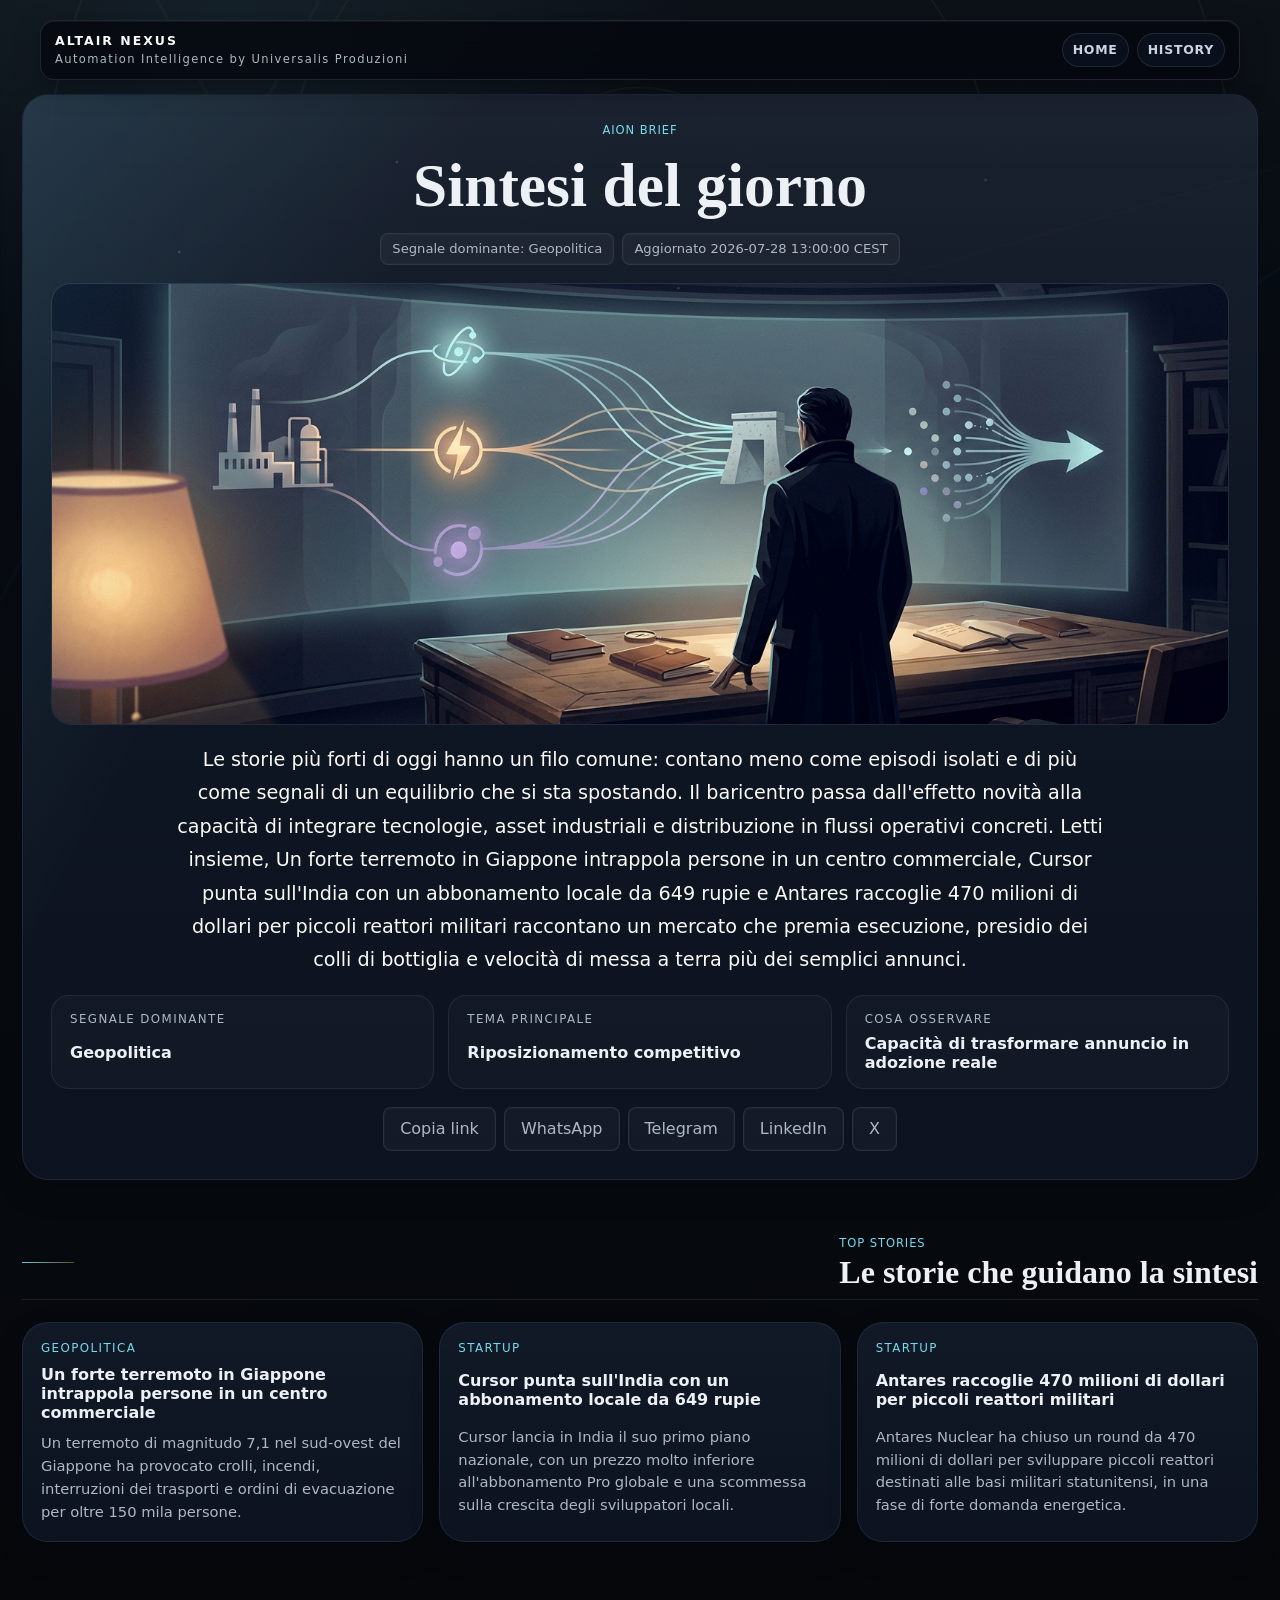
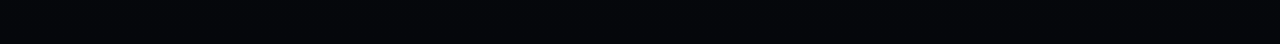
<file: site/aion-brief.html>
<!doctype html>
<html lang="it">
  <head>
    <meta charset="UTF-8" />
    <meta name="viewport" content="width=device-width, initial-scale=1.0" />
    <title>Aion Brief — Sintesi del giorno — Altair Nexus</title>
    <meta name="description" content="Le storie più forti di oggi hanno un filo comune: contano meno come episodi isolati e di più come segnali di un equilibrio che si sta spostando. Il baricentro passa dall&#x27;effetto novità alla capacità di integrare tecnologie, asset industriali e distribuzione in flussi operativi co" />
    <meta name="robots" content="index,follow" />
    <meta property="og:site_name" content="Altair Nexus" />
    <meta property="og:type" content="article" />
    <meta property="og:locale" content="it_IT" />
    <meta property="og:title" content="Aion Brief — Sintesi del giorno — Altair Nexus" />
    <meta property="og:description" content="Le storie più forti di oggi hanno un filo comune: contano meno come episodi isolati e di più come segnali di un equilibrio che si sta spostando. Il baricentro passa dall&#x27;effetto novità alla capacità di integrare tecnologie, asset industriali e distribuzione in flussi operativi co" />
    <meta property="og:url" content="https://nexus.universalis.it/site/aion-brief.html" />
    <meta property="og:image" content="https://nexus.universalis.it/site/assets/aion-brief-generated.jpg" />
    <meta property="og:image:alt" content="Visual editoriale dell'Aion Brief" />
    <meta name="twitter:card" content="summary_large_image" />
    <meta name="twitter:title" content="Aion Brief — Sintesi del giorno — Altair Nexus" />
    <meta name="twitter:description" content="Le storie più forti di oggi hanno un filo comune: contano meno come episodi isolati e di più come segnali di un equilibrio che si sta spostando. Il baricentro passa dall&#x27;effetto novità alla capacità di integrare tecnologie, asset industriali e distribuzione in flussi operativi co" />
    <meta name="twitter:image" content="https://nexus.universalis.it/site/assets/aion-brief-generated.jpg" />
    <link rel="canonical" href="https://nexus.universalis.it/site/aion-brief.html" />
    <link rel="stylesheet" href="./assets/styles.css?v=20260326-1849" />
    <style>
      .brief-page { padding: 24px 0 56px; }
      .brief-card, .related-card { background: linear-gradient(180deg, rgba(18, 26, 40, 0.96), rgba(13, 20, 33, 0.96)); border: 1px solid rgba(141, 165, 204, 0.12); box-shadow: 0 12px 30px rgba(2, 8, 18, 0.18); border-radius: 26px; }
      .brief-card { padding: 28px; display: grid; gap: 18px; justify-items: center; }
      .brief-image { width: 100%; display: block; border-radius: 20px; border: 1px solid rgba(141, 165, 204, 0.14); }
      .brief-share { display: flex; flex-wrap: wrap; gap: 8px; justify-content: center; }
      .brief-title { max-width: 16ch; margin: 0; text-align: center; }
      .brief-meta { justify-content: center; }
      .brief-summary { max-width: 76ch; text-align: center; margin: 0; }
      .brief-grid { display: grid; grid-template-columns: repeat(3, minmax(0,1fr)); gap: 14px; }
      .brief-mini { display: grid; gap: 8px; padding: 16px 18px; border-radius: 18px; background: rgba(255,255,255,0.025); border: 1px solid rgba(141, 165, 204, 0.12); }
      .brief-mini span { color: var(--muted); font-size: .74rem; letter-spacing: .12em; text-transform: uppercase; }
      .related-grid { display: grid; grid-template-columns: repeat(3, minmax(0,1fr)); gap: 16px; margin-top: 20px; }
      .related-card { padding: 18px; display: grid; gap: 10px; }
      .related-kicker { color: var(--cyan); font-size: .74rem; letter-spacing: .12em; text-transform: uppercase; }
      .related-card span:last-child { color: var(--muted); font-size: .92rem; line-height: 1.55; }
      @media (max-width: 800px) { .brief-grid, .related-grid { grid-template-columns: 1fr; } }
    </style>
  </head>
  <body>
    <div class="background-grid"></div>
    <div class="background-glow glow-a"></div>
    <div class="background-glow glow-b"></div>
    <header class="topbar container">
      <div class="brand-block">
        <div class="brand-mark">Altair Nexus</div>
        <div class="brand-sub">Automation Intelligence by Universalis Produzioni</div>
      </div>
      <nav class="topnav">
        <a href="./">Home</a>
        <a href="./history.html">History</a>
      </nav>
    </header>
    <main class="container brief-page">
      <article class="brief-card">
        <div class="section-kicker">Aion Brief</div>
        <h1 class="story-title brief-title">Sintesi del giorno</h1>
        <div class="story-meta brief-meta">
          <span class="meta-pill">Segnale dominante: Geopolitica</span>
          <span class="meta-pill">Aggiornato 2026-07-28 13:00:00 CEST</span>
        </div>
        <img class="brief-image" src="./assets/aion-brief-generated.jpg" alt="Visual editoriale dell'Aion Brief" />
        <p class="story-hook brief-summary">Le storie più forti di oggi hanno un filo comune: contano meno come episodi isolati e di più come segnali di un equilibrio che si sta spostando. Il baricentro passa dall&#x27;effetto novità alla capacità di integrare tecnologie, asset industriali e distribuzione in flussi operativi concreti. Letti insieme, Un forte terremoto in Giappone intrappola persone in un centro commerciale, Cursor punta sull&#x27;India con un abbonamento locale da 649 rupie e Antares raccoglie 470 milioni di dollari per piccoli reattori militari raccontano un mercato che premia esecuzione, presidio dei colli di bottiglia e velocità di messa a terra più dei semplici annunci.</p>
        <div class="brief-grid">
          <div class="brief-mini"><span>Segnale dominante</span><strong>Geopolitica</strong></div>
          <div class="brief-mini"><span>Tema principale</span><strong>Riposizionamento competitivo</strong></div>
          <div class="brief-mini"><span>Cosa osservare</span><strong>Capacità di trasformare annuncio in adozione reale</strong></div>
        </div>
        <div class="brief-share">
          <button class="source-link" type="button" id="copy-brief-link">Copia link</button>
          <a class="source-link" href="https://wa.me/?text=Aion Brief — Sintesi del giorno

https://nexus.universalis.it/site/aion-brief.html" target="_blank" rel="noreferrer">WhatsApp</a>
          <a class="source-link" href="https://t.me/share/url?url=https://nexus.universalis.it/site/aion-brief.html&text=Aion%20Brief%20%E2%80%94%20Sintesi%20del%20giorno" target="_blank" rel="noreferrer">Telegram</a>
          <a class="source-link" href="https://www.linkedin.com/sharing/share-offsite/?url=https://nexus.universalis.it/site/aion-brief.html" target="_blank" rel="noreferrer">LinkedIn</a>
          <a class="source-link" href="https://twitter.com/intent/tweet?text=Aion%20Brief%20%E2%80%94%20Sintesi%20del%20giorno&url=https://nexus.universalis.it/site/aion-brief.html" target="_blank" rel="noreferrer">X</a>
        </div>
      </article>
      <section class="section-block" style="padding-top: 26px;">
        <div class="section-head compact">
          <div>
            <div class="section-kicker">Top stories</div>
            <h2>Le storie che guidano la sintesi</h2>
          </div>
        </div>
        <div class="related-grid"><a class="related-card" href="./stories/geopolitica-20260728-il-rischio-geopolitico-si-allarga-people-japan-c1d05e4355.html"><span class="related-kicker">Geopolitica</span><strong>Un forte terremoto in Giappone intrappola persone in un centro commerciale</strong><span>Un terremoto di magnitudo 7,1 nel sud-ovest del Giappone ha provocato crolli, incendi, interruzioni dei trasporti e ordini di evacuazione per oltre 150 mila persone.</span></a><a class="related-card" href="./stories/startup-20260728-il-venture-sceglie-con-pi-durezza-cursor-india-spacex-34a9e401c6.html"><span class="related-kicker">Startup</span><strong>Cursor punta sull&#x27;India con un abbonamento locale da 649 rupie</strong><span>Cursor lancia in India il suo primo piano nazionale, con un prezzo molto inferiore all&#x27;abbonamento Pro globale e una scommessa sulla crescita degli sviluppatori locali.</span></a><a class="related-card" href="./stories/startup-20260727-il-venture-sceglie-con-pi-durezza-antares-470m-us-105c14fca9.html"><span class="related-kicker">Startup</span><strong>Antares raccoglie 470 milioni di dollari per piccoli reattori militari</strong><span>Antares Nuclear ha chiuso un round da 470 milioni di dollari per sviluppare piccoli reattori destinati alle basi militari statunitensi, in una fase di forte domanda energetica.</span></a></div>
      </section>
    </main>
    <script>
      document.addEventListener('DOMContentLoaded', function () {
        const button = document.getElementById('copy-brief-link');
        const briefUrl = 'https://nexus.universalis.it/site/aion-brief.html';
        if (!button) return;
        function fallbackCopy(text) {
          const temp = document.createElement('textarea');
          temp.value = text;
          temp.setAttribute('readonly', '');
          temp.style.position = 'absolute';
          temp.style.left = '-9999px';
          document.body.appendChild(temp);
          temp.select();
          temp.setSelectionRange(0, temp.value.length);
          const ok = document.execCommand('copy');
          document.body.removeChild(temp);
          return ok;
        }
        button.addEventListener('click', async function () {
          try {
            if (navigator.clipboard && navigator.clipboard.writeText && window.isSecureContext) {
              await navigator.clipboard.writeText(briefUrl);
            } else if (!fallbackCopy(briefUrl)) {
              throw new Error('clipboard unavailable');
            }
            button.textContent = 'Link copiato';
          } catch (error) {
            button.textContent = 'Copia fallita';
          }
          window.setTimeout(function () {
            button.textContent = 'Copia link';
          }, 1800);
        });
      });
    </script>
  </body>
</html>
</file>
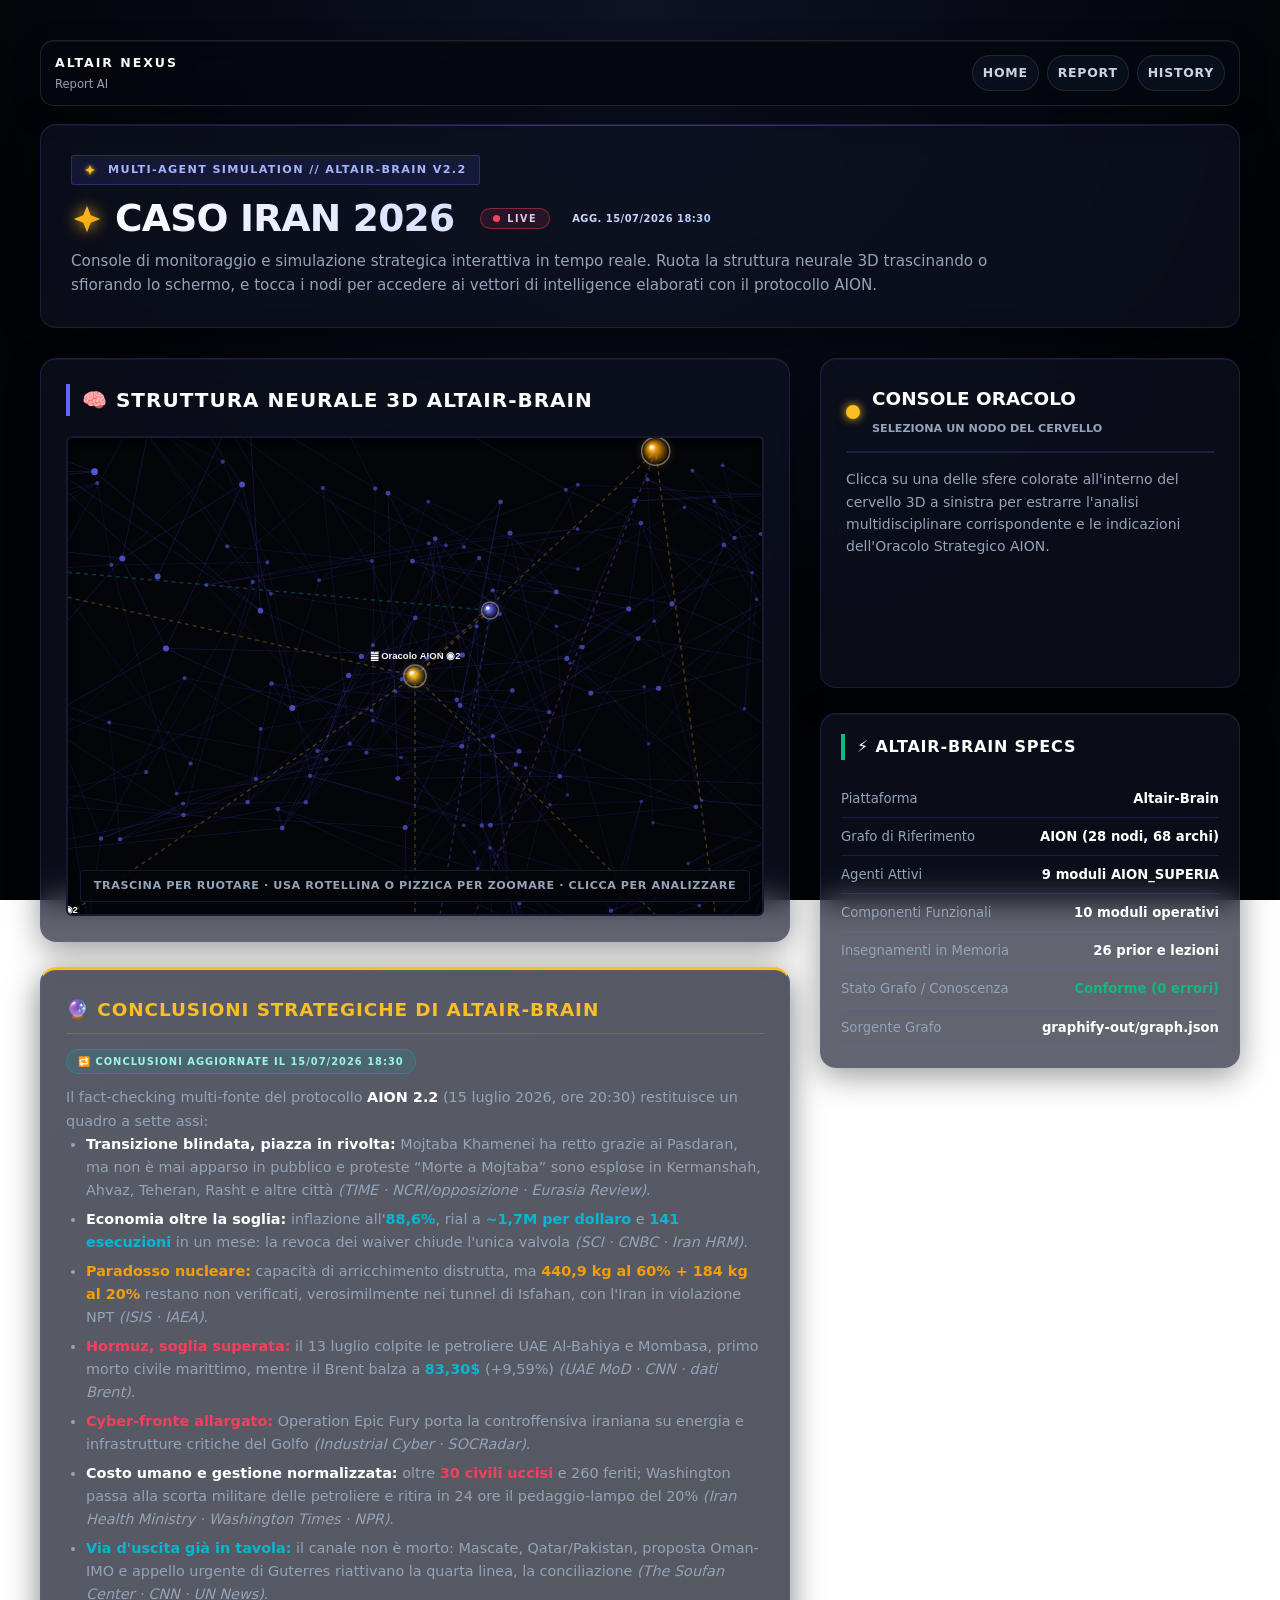
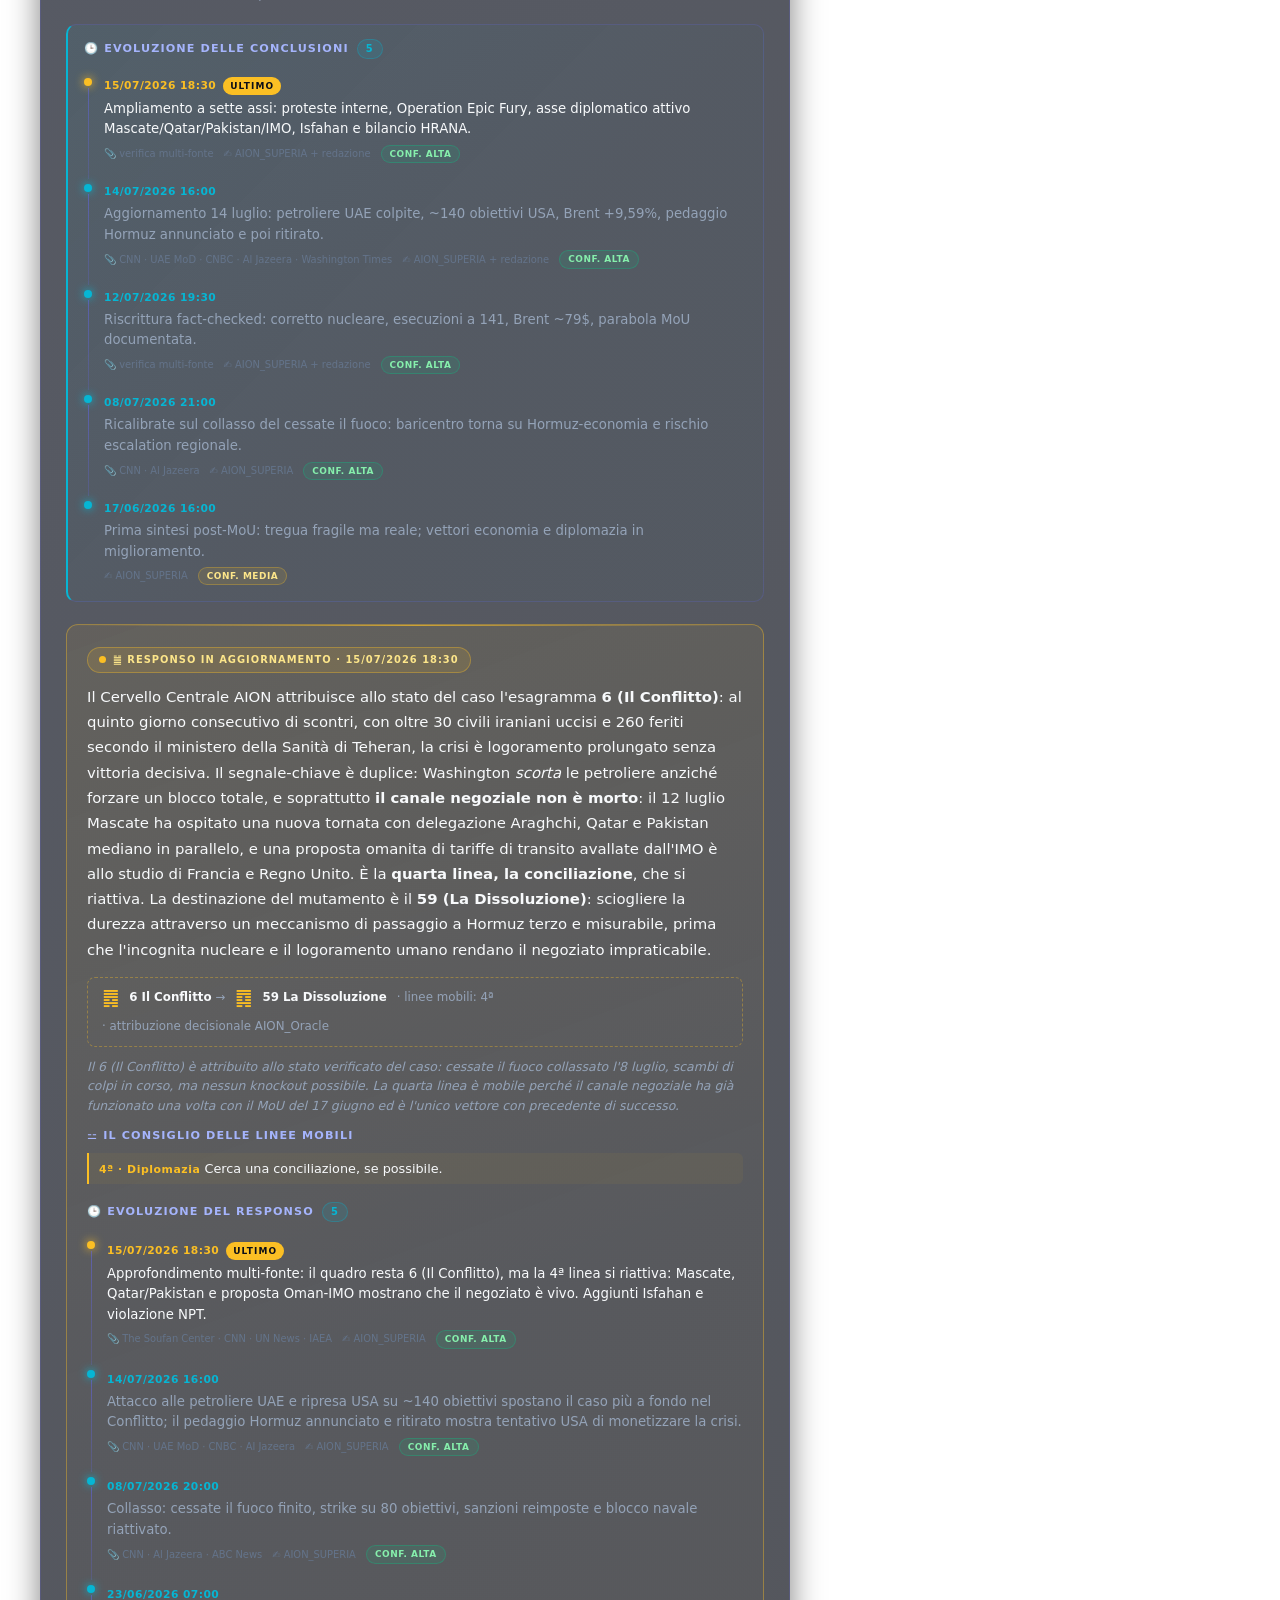
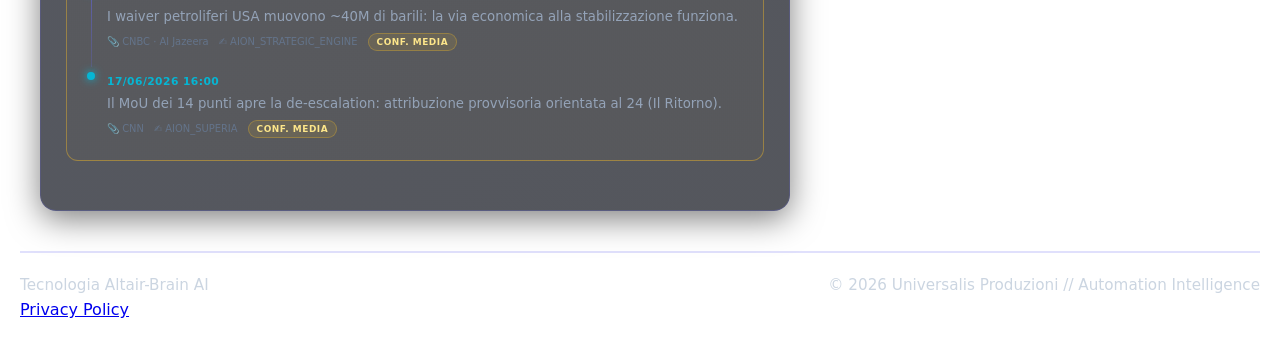
<file: site/reports/items/altair-brain-iran-2026.html>
<!DOCTYPE html>
<html lang="it">
<head>
  <script async src="https://pagead2.googlesyndication.com/pagead/js/adsbygoogle.js?client=ca-pub-2770947792900603"
   crossorigin="anonymous"></script>
  <script defer type="text/javascript" src="https://embeds.iubenda.com/widgets/139b52d6-ab0a-45ac-bf7c-5155c6f0b925.js"></script>
  <meta charset="UTF-8">
  <meta name="viewport" content="width=device-width, initial-scale=1.0">
  <title>Caso Iran 2026 — Altair Nexus Report</title>
  <!-- ALTAIR_REPORT_SEO_START -->
  <meta name="description" content="Console di monitoraggio e simulazione strategica interattiva in tempo reale. Ruota la struttura neurale 3D trascinando o sfiorando lo schermo, e tocca i nodi per accedere ai vettori di intelligence elaborati con il protocollo Altair.">
  <meta name="robots" content="index,follow,max-image-preview:large">
  <meta property="og:site_name" content="Altair Nexus">
  <meta property="og:type" content="article">
  <meta property="og:locale" content="it_IT">
  <meta property="og:title" content="Caso Iran 2026 — Altair Nexus Report">
  <meta property="og:description" content="Console di monitoraggio e simulazione strategica interattiva in tempo reale. Ruota la struttura neurale 3D trascinando o sfiorando lo schermo, e tocca i nodi per accedere ai vettori di intelligence elaborati con il protocollo Altair.">
  <meta property="og:url" content="https://nexus.universalis.it/site/reports/items/altair-brain-iran-2026.html">
  <meta property="og:image" content="https://nexus.universalis.it/site/assets/aion-brief-generated.jpg">
  <meta property="og:image:alt" content="Visual editoriale del report Altair Nexus">
  <meta property="og:image:width" content="1200">
  <meta property="og:image:height" content="630">
  <meta name="twitter:card" content="summary_large_image">
  <meta name="twitter:title" content="Caso Iran 2026 — Altair Nexus Report">
  <meta name="twitter:description" content="Console di monitoraggio e simulazione strategica interattiva in tempo reale. Ruota la struttura neurale 3D trascinando o sfiorando lo schermo, e tocca i nodi per accedere ai vettori di intelligence elaborati con il protocollo Altair.">
  <meta name="twitter:image" content="https://nexus.universalis.it/site/assets/aion-brief-generated.jpg">
  <link rel="canonical" href="https://nexus.universalis.it/site/reports/items/altair-brain-iran-2026.html">
  <script type="application/ld+json">{"@context": "https://schema.org", "@graph": [{"@type": "WebPage", "@id": "https://nexus.universalis.it/site/reports/items/altair-brain-iran-2026.html", "url": "https://nexus.universalis.it/site/reports/items/altair-brain-iran-2026.html", "name": "Caso Iran 2026 — Altair Nexus Report", "description": "Console di monitoraggio e simulazione strategica interattiva in tempo reale. Ruota la struttura neurale 3D trascinando o sfiorando lo schermo, e tocca i nodi per accedere ai vettori di intelligence elaborati con il protocollo Altair.", "inLanguage": "it-IT", "isPartOf": {"@id": "https://nexus.universalis.it/site/#website"}, "dateModified": "2026-07-28T12:03:49+02:00", "breadcrumb": {"@id": "https://nexus.universalis.it/site/reports/items/altair-brain-iran-2026.html#breadcrumb"}, "mainEntity": {"@id": "https://nexus.universalis.it/site/reports/items/altair-brain-iran-2026.html#report"}}, {"@type": "BreadcrumbList", "@id": "https://nexus.universalis.it/site/reports/items/altair-brain-iran-2026.html#breadcrumb", "itemListElement": [{"@type": "ListItem", "position": 1, "name": "Altair Nexus", "item": "https://nexus.universalis.it/site/"}, {"@type": "ListItem", "position": 2, "name": "Report", "item": "https://nexus.universalis.it/site/reports.html"}, {"@type": "ListItem", "position": 3, "name": "Caso Iran 2026", "item": "https://nexus.universalis.it/site/reports/items/altair-brain-iran-2026.html"}]}, {"@type": ["Report", "Article"], "@id": "https://nexus.universalis.it/site/reports/items/altair-brain-iran-2026.html#report", "mainEntityOfPage": {"@id": "https://nexus.universalis.it/site/reports/items/altair-brain-iran-2026.html"}, "headline": "Caso Iran 2026", "name": "Caso Iran 2026", "description": "Console di monitoraggio e simulazione strategica interattiva in tempo reale. Ruota la struttura neurale 3D trascinando o sfiorando lo schermo, e tocca i nodi per accedere ai vettori di intelligence elaborati con il protocollo Altair.", "url": "https://nexus.universalis.it/site/reports/items/altair-brain-iran-2026.html", "image": ["https://nexus.universalis.it/site/assets/aion-brief-generated.jpg"], "datePublished": "2026-07-28T12:03:49+02:00", "dateModified": "2026-07-28T12:03:49+02:00", "inLanguage": "it-IT", "isAccessibleForFree": true, "articleSection": "Report AI", "keywords": ["Altair Nexus", "geopolitica", "intelligence strategica", "report interattivo"], "author": {"@type": "Organization", "name": "Altair Nexus"}, "publisher": {"@type": "Organization", "name": "Universalis Produzioni", "url": "https://www.universalis.it/", "logo": {"@type": "ImageObject", "url": "https://nexus.universalis.it/site/assets/aion-brief-generated.jpg"}}}]}</script>
  <!-- ALTAIR_REPORT_SEO_END -->
<style>
    /* Reset & Variabili di Design */
    :root {
      --bg-dark: #030408;
      --bg-card: rgba(14, 19, 34, 0.65);
      --border-color: rgba(99, 102, 241, 0.2);
      --border-glow: rgba(99, 102, 241, 0.5);
      --text-main: #f8fafc;
      --text-muted: #94a3b8;
      
      --color-primary: #6366f1; /* Indigo */
      --color-secondary: #06b6d4; /* Cyan */
      --color-emerald: #10b981;
      --color-amber: #f59e0b;
      --color-rose: #f43f5e;
      --color-gold: #fbbf24;
    }

    * {
      box-sizing: border-box;
      margin: 0;
      padding: 0;
    }

    body {
      font-family: 'Inter', system-ui, -apple-system, sans-serif;
      color: var(--text-main);
      background: radial-gradient(circle at 50% 0%, #0d1225 0%, var(--bg-dark) 60%);
      background-attachment: fixed;
      line-height: 1.6;
      padding: 20px 10px;
      -webkit-font-smoothing: antialiased;
      overflow-x: hidden;
    }

    @media (min-width: 768px) {
      body {
        padding: 40px 20px;
      }
    }

    .nexus-report-nav {
      width: min(1200px, 100%);
      margin: 0 auto 18px;
      display: flex;
      justify-content: space-between;
      align-items: center;
      gap: 14px;
      padding: 12px 14px;
      background: rgba(4, 7, 14, 0.78);
      border: 1px solid rgba(148, 163, 184, 0.18);
      border-radius: 14px;
      box-shadow: 0 8px 28px rgba(0, 0, 0, 0.32), inset 0 1px 0 rgba(255, 255, 255, 0.05);
      backdrop-filter: blur(14px);
      -webkit-backdrop-filter: blur(14px);
      position: sticky;
      top: 10px;
      z-index: 20;
    }

    .nexus-report-brand {
      display: grid;
      gap: 2px;
      min-width: 0;
    }

    .nexus-report-brand strong {
      color: #f8fafc;
      font-size: 0.78rem;
      font-weight: 800;
      letter-spacing: 0.16em;
      text-transform: uppercase;
      white-space: nowrap;
    }

    .nexus-report-brand span {
      color: var(--text-muted);
      font-size: 0.72rem;
      white-space: nowrap;
      overflow: hidden;
      text-overflow: ellipsis;
    }

    .nexus-report-links {
      display: flex;
      align-items: center;
      gap: 8px;
      flex-wrap: wrap;
      justify-content: flex-end;
    }

    .nexus-report-links a {
      color: #cbd5e1;
      font-size: 0.78rem;
      font-weight: 800;
      letter-spacing: 0.06em;
      text-transform: uppercase;
      text-decoration: none;
      padding: 7px 10px;
      border: 1px solid rgba(148, 163, 184, 0.16);
      border-radius: 999px;
      background: rgba(15, 23, 42, 0.54);
      transition: color 0.18s ease, border-color 0.18s ease, background-color 0.18s ease;
    }

    .nexus-report-links a:hover,
    .nexus-report-links a:focus-visible {
      color: #ffffff;
      border-color: rgba(56, 189, 248, 0.45);
      background: rgba(56, 189, 248, 0.1);
      outline: none;
    }

    @media (max-width: 640px) {
      .nexus-report-nav {
        align-items: flex-start;
        flex-direction: column;
        margin-bottom: 14px;
        top: 6px;
      }

      .nexus-report-links {
        width: 100%;
        justify-content: space-between;
      }

      .nexus-report-links a {
        flex: 1;
        text-align: center;
        padding-inline: 8px;
      }
    }

    .wrapper {
      max-width: 1200px;
      margin: 0 auto;
    }

    /* Header in Stile Console Militare */
    header {
      background: var(--bg-card);
      backdrop-filter: blur(16px);
      -webkit-backdrop-filter: blur(16px);
      border: 1px solid var(--border-color);
      border-radius: 16px;
      padding: 25px;
      margin-bottom: 25px;
      box-shadow: 0 8px 32px rgba(0, 0, 0, 0.5), inset 0 1px 0 rgba(255, 255, 255, 0.05);
      position: relative;
      overflow: hidden;
    }
    
    header::before {
      content: '';
      position: absolute;
      top: 0; left: 0; right: 0; height: 1px;
      background: linear-gradient(90deg, transparent, var(--color-primary), transparent);
      opacity: 0.5;
    }

    @media (min-width: 768px) {
      header {
        padding: 30px;
        margin-bottom: 30px;
      }
    }

    .badge-brand {
      display: inline-flex;
      align-items: center;
      gap: 8px;
      background: rgba(99, 102, 241, 0.12);
      border: 1px solid rgba(99, 102, 241, 0.3);
      color: #a5b4fc;
      font-size: 0.7rem;
      font-weight: 800;
      padding: 5px 12px;
      border-radius: 3px;
      text-transform: uppercase;
      letter-spacing: 0.12em;
      margin-bottom: 12px;
    }

    h1 {
      font-size: 1.85rem;
      font-weight: 900;
      letter-spacing: -0.02em;
      line-height: 1.15;
      text-transform: uppercase;
      background: linear-gradient(to right, #ffffff, #c7d2fe, #38bdf8);
      -webkit-background-clip: text;
      -webkit-text-fill-color: transparent;
      display: flex;
      align-items: center;
      gap: 12px;
    }

    @media (min-width: 768px) {
      h1 {
        font-size: 2.35rem;
      }
    }

    .tagline {
      font-size: 0.95rem;
      color: var(--text-muted);
      margin-top: 8px;
      max-width: 950px;
    }

    /* Layout Principale a Griglia */
    .command-grid {
      display: flex;
      flex-direction: column;
      gap: 25px;
    }
    
    .command-grid > main, .command-grid > aside {
      display: contents;
    }

    #box-canvas { order: 1; }
    #box-specs { order: 2; }
    #details-card { order: 3; }
    #box-conclusions { order: 4; }

    @media (min-width: 950px) {
      .command-grid {
        display: grid;
        grid-template-columns: 1fr 420px;
        gap: 30px;
      }
      .command-grid > main, .command-grid > aside {
        display: flex;
        flex-direction: column;
        gap: 25px;
      }
      #box-canvas, #box-specs, #details-card, #box-conclusions { order: 0; }
    }

    /* Elementi 3D Solidi Bisellati (Hard Frame Design) -> Glassmorphism */
    .panel-3d {
      background: var(--bg-card);
      backdrop-filter: blur(16px);
      -webkit-backdrop-filter: blur(16px);
      border: 1px solid var(--border-color);
      border-radius: 16px;
      padding: 20px;
      position: relative;
      box-shadow: 0 8px 32px rgba(0, 0, 0, 0.4), inset 0 1px 0 rgba(255, 255, 255, 0.05);
      transition: transform 0.3s cubic-bezier(0.4, 0, 0.2, 1), box-shadow 0.3s cubic-bezier(0.4, 0, 0.2, 1), border-color 0.3s;
    }

    @media (min-width: 768px) {
      .panel-3d {
        padding: 25px;
      }
    }

    .panel-3d:hover {
      border-color: var(--border-glow);
      box-shadow: 0 12px 40px rgba(0, 0, 0, 0.6), 0 0 20px rgba(99, 102, 241, 0.15), inset 0 1px 0 rgba(255, 255, 255, 0.1);
      transform: translateY(-2px);
    }

    h2 {
      font-size: 1.15rem;
      font-weight: 800;
      margin-bottom: 20px;
      border-left: 4px solid var(--color-primary);
      padding-left: 12px;
      text-transform: uppercase;
      letter-spacing: 0.05em;
      color: #ffffff;
    }

    @media (min-width: 768px) {
      h2 {
        font-size: 1.25rem;
      }
    }

    /* Contenitore Canvas 3D */
    .brain-canvas-container {
      width: 100%;
      height: 380px;
      background: #030509;
      border: 2px solid var(--border-color);
      border-radius: 6px;
      position: relative;
      overflow: hidden;
      box-shadow: inset 0 2px 10px rgba(0,0,0,0.9);
    }

    @media (min-width: 768px) {
      .brain-canvas-container {
        height: 480px;
      }
    }

    #webgl-canvas {
      width: 100%;
      height: 100%;
      display: block;
      cursor: grab;
      touch-action: none;
    }

    #webgl-canvas:active {
      cursor: grabbing;
    }

    .canvas-overlay-tip {
      position: absolute;
      bottom: 12px;
      left: 12px;
      right: 12px;
      background: rgba(4, 6, 11, 0.9);
      border: 1px solid var(--border-color);
      padding: 6px 10px;
      border-radius: 4px;
      font-size: 0.7rem;
      color: var(--text-muted);
      pointer-events: none;
      font-weight: 700;
      text-transform: uppercase;
      letter-spacing: 0.05em;
      text-align: center;
    }

    /* Console di Controllo ed Intelligence (Barra Laterale) */
    .details-panel {
      display: flex;
      flex-direction: column;
      gap: 25px;
    }

    .node-details-card {
      background: rgba(14, 19, 34, 0.65);
      backdrop-filter: blur(16px);
      -webkit-backdrop-filter: blur(16px);
      border: 1px solid var(--border-color);
      border-radius: 16px;
      padding: 20px;
      box-shadow: 0 8px 32px rgba(0, 0, 0, 0.4), inset 0 1px 0 rgba(255, 255, 255, 0.05);
      min-height: 280px;
      display: flex;
      flex-direction: column;
      transition: border-color 0.3s ease, box-shadow 0.3s ease;
    }

    @media (min-width: 768px) {
      .node-details-card {
        padding: 25px;
        min-height: 330px;
      }
    }

    @media (max-width: 949px) {
      #details-card:not(.node-active) {
        display: none;
      }
    }

    .node-header {
      display: flex;
      align-items: center;
      gap: 12px;
      border-bottom: 2px solid var(--border-color);
      padding-bottom: 12px;
      margin-bottom: 15px;
    }

    .node-icon-dot {
      width: 14px;
      height: 14px;
      border-radius: 50%;
      background-color: var(--color-gold);
      box-shadow: 0 0 10px var(--color-gold);
    }

    .node-title-text h3 {
      font-size: 1.15rem;
      font-weight: 800;
      text-transform: uppercase;
      color: #fff;
    }

    .node-title-text span {
      font-size: 0.7rem;
      color: var(--text-muted);
      text-transform: uppercase;
      font-weight: 600;
    }

    .node-body-content {
      font-size: 0.875rem;
      color: var(--text-muted);
      line-height: 1.6;
      flex-grow: 1;
    }

    .node-body-content ul {
      margin-left: 15px;
      margin-top: 8px;
    }

    .node-body-content li {
      margin-bottom: 8px;
    }

    /* Evidenziazioni forti per il testo */
    .highlight-strong {
      color: #ffffff;
      font-weight: 700;
    }
    
    .highlight-cyan {
      color: var(--color-secondary);
      font-weight: 700;
    }
    
    .highlight-rose {
      color: var(--color-rose);
      font-weight: 700;
    }

    .highlight-amber {
      color: var(--color-amber);
      font-weight: 700;
    }

    /* Oracolo Box */
    .oracle-box {
      border: 2px solid var(--color-gold);
      background: rgba(251, 191, 36, 0.03);
      border-radius: 6px;
      padding: 15px;
      margin-top: 15px;
    }

    .oracle-title {
      font-size: 0.8rem;
      font-weight: 800;
      color: var(--color-gold);
      text-transform: uppercase;
      margin-bottom: 8px;
      display: flex;
      align-items: center;
      gap: 8px;
    }

    .oracle-title::before {
      content: "䷪";
      font-size: 1.1rem;
    }

    .oracle-content {
      font-style: italic;
      font-size: 0.85rem;
      color: #fef08a; /* yellow-200 */
    }

    /* Specs Sidebar */
    .tech-specs-sidebar {
      list-style: none;
      font-size: 0.825rem;
    }

    .tech-specs-sidebar li {
      display: flex;
      justify-content: space-between;
      padding: 8px 0;
      border-bottom: 1px solid var(--border-color);
    }

    .tech-specs-sidebar li span.label {
      color: var(--text-muted);
    }

    .tech-specs-sidebar li span.value {
      font-weight: 700;
      color: #fff;
    }

    /* Strategic Conclusions Panel */
    .conclusions-box {
      background: linear-gradient(135deg, rgba(16, 21, 36, 0.7) 0%, rgba(12, 15, 24, 0.7) 100%);
      backdrop-filter: blur(16px);
      -webkit-backdrop-filter: blur(16px);
      border: 1px solid var(--border-color);
      border-top: 3px solid var(--color-gold);
      border-radius: 16px;
      padding: 25px;
      margin-top: 30px;
      box-shadow: 0 8px 32px rgba(0, 0, 0, 0.5), inset 0 1px 0 rgba(255,255,255,0.05);
      transition: transform 0.3s, box-shadow 0.3s;
    }
    
    .conclusions-box:hover {
      transform: translateY(-2px);
      box-shadow: 0 12px 40px rgba(0, 0, 0, 0.6), 0 0 20px rgba(251, 191, 36, 0.1);
    }

    .conclusions-box h3 {
      font-size: 1.15rem;
      font-weight: 800;
      text-transform: uppercase;
      letter-spacing: 0.05em;
      color: var(--color-gold);
      margin-bottom: 15px;
      border-bottom: 1px solid rgba(251, 191, 36, 0.2);
      padding-bottom: 8px;
    }

    .conclusions-text {
      font-size: 0.9rem;
      color: var(--text-muted);
      line-height: 1.6;
    }

    .conclusions-text p {
      margin-bottom: 12px;
    }

    .conclusions-text ul {
      margin-left: 20px;
      margin-bottom: 12px;
    }

    .conclusions-text li {
      margin-bottom: 6px;
    }

    /* Footer */
    footer {
      margin-top: 40px;
      border-top: 2px solid var(--border-color);
      padding-top: 20px;
      display: flex;
      justify-content: space-between;
      align-items: center;
      font-size: 0.95rem;
      color: #cbd5e1;
      font-weight: 500;
    }
    @media (max-width: 768px) {
      footer { flex-direction: column; gap: 10px; text-align: center; font-size: 0.85rem; }
    }
  
    /* --- LIVING REPORT: timeline aggiornamenti + conclusioni vive --- */
    .update-log { margin: 14px 0; padding: 14px 16px; border: 1px solid var(--border-color); border-left: 2px solid var(--color-secondary); border-radius: 10px; background: linear-gradient(135deg, rgba(6,182,212,.06), rgba(6,182,212,.015) 55%); }
    .ul-title { display: flex; align-items: center; gap: 8px; font-size: .7rem; font-weight: 800; letter-spacing: .1em; text-transform: uppercase; color: #a5b4fc; margin-bottom: 14px; }
    .ul-count { font-size: .62rem; font-weight: 800; color: var(--color-secondary); background: rgba(6,182,212,.12); border: 1px solid rgba(6,182,212,.3); border-radius: 999px; padding: 1px 8px; }
    .ul-item { position: relative; padding-left: 20px; margin-bottom: 16px; }
    .ul-item::before { content: ''; position: absolute; left: 0; top: 5px; width: 8px; height: 8px; border-radius: 50%; background: var(--color-secondary); box-shadow: 0 0 8px var(--color-secondary); }
    .ul-item::after { content: ''; position: absolute; left: 3.5px; top: 15px; bottom: -16px; width: 1px; background: linear-gradient(to bottom, var(--border-glow), var(--border-color)); }
    .ul-item:last-child::after { display: none; }
    .ul-item:last-child { margin-bottom: 2px; }
    .ul-item.latest::before { background: var(--color-gold); box-shadow: 0 0 10px var(--color-gold); animation: ul-pulse 2.2s ease-in-out infinite; }
    @keyframes ul-pulse { 0%,100% { box-shadow: 0 0 6px var(--color-gold); } 50% { box-shadow: 0 0 14px var(--color-gold), 0 0 22px rgba(251,191,36,.35); } }
    .ul-time { display: inline-flex; align-items: center; gap: 7px; font-size: .67rem; font-weight: 700; color: var(--color-secondary); font-variant-numeric: tabular-nums; letter-spacing: .04em; margin-bottom: 4px; }
    .ul-new { font-size: .56rem; font-weight: 900; letter-spacing: .12em; color: #0b0e18; background: var(--color-gold); border-radius: 999px; padding: 1.5px 7px; }
    .ul-item.latest .ul-time { color: var(--color-gold); }
    .ul-text { font-size: .83rem; color: var(--text-muted); line-height: 1.55; }
    .ul-item.latest .ul-text { color: var(--text-main); }
    .ul-empty { font-size: .8rem; color: var(--text-muted); font-style: italic; }
    .verdict-live { position: relative; margin: 0 0 24px 0; padding: 20px; border: 1px solid rgba(251,191,36,.4); border-radius: 12px; background: linear-gradient(160deg, rgba(251,191,36,.08), rgba(251,191,36,.02) 60%); overflow: hidden; }
    .verdict-live::before { content: ''; position: absolute; top: 0; left: 0; right: 0; height: 1px; background: linear-gradient(90deg, transparent, var(--color-gold), transparent); opacity: .7; }
    .vl-badge { display:inline-flex; align-items:center; gap:7px; font-size:.62rem; font-weight:800; letter-spacing:.1em; text-transform:uppercase; color:#fde68a; background:rgba(251,191,36,.12); border:1px solid rgba(251,191,36,.35); padding:4px 11px; border-radius:999px; margin-bottom:12px; }
    .vl-dot { width:7px; height:7px; border-radius:50%; background: var(--color-gold); animation: ul-pulse 2.2s ease-in-out infinite; }
    .vl-current { font-size: .93rem; color: var(--text-main); line-height: 1.7; }
    .concl-badge { display:inline-flex; align-items:center; gap:7px; font-size:.62rem; font-weight:800; letter-spacing:.1em; text-transform:uppercase; color:#99f6e4; background:rgba(6,182,212,.10); border:1px solid rgba(6,182,212,.35); padding:4px 11px; border-radius:999px; margin-bottom:12px; }
    .live-pill { display:inline-flex; align-items:center; gap:7px; vertical-align:middle; margin-left:14px; font-size:.6rem; font-weight:900; letter-spacing:.16em; text-transform:uppercase; color:#fda4af; background:rgba(244,63,94,.12); border:1px solid rgba(244,63,94,.45); border-radius:999px; padding:4px 12px; }
    .live-dot { width:7px; height:7px; border-radius:50%; background: var(--color-rose); animation: live-pulse 1.6s ease-in-out infinite; }
    @keyframes live-pulse { 0%,100% { box-shadow: 0 0 4px var(--color-rose); opacity: 1; } 50% { box-shadow: 0 0 12px var(--color-rose), 0 0 20px rgba(244,63,94,.4); opacity: .6; } }
    .live-date { display:inline-block; vertical-align:middle; margin-left:10px; font-size:.62rem; font-weight:700; letter-spacing:.05em; color: var(--text-muted); font-variant-numeric: tabular-nums; }

    .highlight-emerald { color: var(--color-emerald); font-weight: 700; }
    .ul-meta { display:flex; flex-wrap:wrap; align-items:center; gap:10px; margin-top:5px; font-size:.62rem; color:#64748b; }
    .ul-meta .m { display:inline-flex; align-items:center; gap:4px; }
    .ul-conf { font-weight:800; letter-spacing:.06em; text-transform:uppercase; border-radius:999px; padding:1px 8px; font-size:.56rem; }
    .ul-conf.alta { color:#86efac; background:rgba(16,185,129,.12); border:1px solid rgba(16,185,129,.35); }
    .ul-conf.media { color:#fde68a; background:rgba(251,191,36,.10); border:1px solid rgba(251,191,36,.3); }
    .ul-conf.bassa { color:#fda4af; background:rgba(244,63,94,.10); border:1px solid rgba(244,63,94,.3); }
    .vl-cast { display:flex; flex-wrap:wrap; align-items:center; gap:10px; margin-top:14px; padding:10px 14px; border:1px dashed rgba(251,191,36,.35); border-radius:8px; font-size:.74rem; color:var(--text-muted); }
    .vl-cast .hex { font-size:1.2rem; color:var(--color-gold); line-height:1; }
    .vl-cast strong { color:var(--text-main); font-weight:700; }
    .vl-motiv { margin-top:10px; font-size:.78rem; color:var(--text-muted); font-style:italic; line-height:1.55; }
    .vl-lines { margin-top:12px; }
    .vl-line { font-size:.8rem; color:var(--text-main); line-height:1.5; padding:6px 10px; margin-bottom:6px; border-left:2px solid var(--color-gold); background:rgba(251,191,36,.05); border-radius:0 6px 6px 0; }
    .vl-line-n { font-weight:800; color:var(--color-gold); font-size:.68rem; letter-spacing:.05em; }

  </style>
</head>
<body>

  <nav class="nexus-report-nav" aria-label="Navigazione Altair Nexus">
    <div class="nexus-report-brand">
      <strong>Altair Nexus</strong>
      <span>Report AI</span>
    </div>
    <div class="nexus-report-links">
      <a href="../../index.html">Home</a>
      <a href="../../reports.html" aria-current="page">Report</a>
      <a href="../../history.html">History</a>
    </div>
  </nav>

  <div class="wrapper">
    <!-- Header Command Console -->
    <header>
      <div class="badge-brand">
        <!-- Piccola Stella di Altair nel Badge -->
        <svg viewBox="0 0 24 24" fill="none" xmlns="http://www.w3.org/2000/svg" style="width: 12px; height: 12px; filter: drop-shadow(0 0 2px var(--color-gold)); margin-right: 4px; display: inline-block; vertical-align: middle;">
          <path d="M12 2L14.8 9.2L22 12L14.8 14.8L12 22L9.2 14.8L2 12L9.2 9.2L12 2Z" fill="var(--color-gold)"/>
        </svg>
        <span>Multi-Agent Simulation // Altair-Brain v2.2</span>
      </div>
      
      <h1>
        <!-- Grande Stella di Altair nel Titolo principale -->
        <svg viewBox="0 0 24 24" fill="none" xmlns="http://www.w3.org/2000/svg" style="width: 32px; height: 32px; filter: drop-shadow(0 0 8px var(--color-gold)); flex-shrink: 0;">
          <path d="M12 2L14.8 9.2L22 12L14.8 14.8L12 22L9.2 14.8L2 12L9.2 9.2L12 2Z" fill="url(#star-grad)"/>
          <defs>
            <linearGradient id="star-grad" x1="0%" y1="0%" x2="100%" y2="100%">
              <stop offset="0%" stop-color="var(--color-gold)" />
              <stop offset="100%" stop-color="var(--color-amber)" />
            </linearGradient>
          </defs>
        </svg>
        <span>Caso Iran 2026</span>
      </h1>
      
      <p class="tagline">
        Console di monitoraggio e simulazione strategica interattiva in tempo reale. Ruota la struttura neurale 3D trascinando o sfiorando lo schermo, e tocca i nodi per accedere ai vettori di intelligence elaborati con il protocollo AION.
      </p>
    </header>

    <div class="command-grid">
      <!-- Colonna Principale (WebGL Canvas 3D Brain & Conclusioni) -->
      <main>
        <div class="panel-3d" id="box-canvas">
          <h2>🧠 Struttura Neurale 3D Altair-Brain</h2>
          <div class="brain-canvas-container">
            <canvas id="webgl-canvas"></canvas>
            <div class="canvas-overlay-tip">Trascina per ruotare · Usa rotellina o pizzica per zoomare · Clicca per analizzare</div>
          </div>
        </div>

        <!-- Sezione Conclusioni Strategiche spostata all'interno del Main per simmetria desktop -->
        <div class="conclusions-box" id="box-conclusions" style="margin-top: 0;">
          <h3>🔮 Conclusioni Strategiche di Altair-Brain</h3>
          <div class="conclusions-text">
            <p>Il fact-checking multi-fonte del protocollo <strong class="highlight-strong">AION 2.2</strong> (13 luglio 2026) restituisce un quadro aggiornato su Hormuz, economia, nucleare e stabilità interna.</p>
            Il fact-checking multi-fonte del protocollo <strong class="highlight-strong">AION 2.2</strong> (13 luglio 2026) restituisce un quadro a quattro assi:<ul><li><strong class="highlight-strong">Transizione blindata, legittimità fragile:</strong> Mojtaba Khamenei resta politicamente invisibile e dipendente dai Pasdaran; la repressione di giugno, con <span class="highlight-cyan">141 esecuzioni</span>, segnala forza coercitiva ma debolezza di consenso <em>(TIME · BBC · Iran HRM)</em>.</li><li><strong class="highlight-strong">Economia oltre la soglia:</strong> inflazione all'<span class="highlight-cyan">88,6%</span>, rial nell'area <span class="highlight-cyan">1,7M per dollaro</span> e waiver revocati lasciano Teheran senza ossigeno valutario: il nuovo repricing del Brent verso <span class="highlight-cyan">83$</span> è sollievo tattico, non soluzione <em>(SCI · CNBC · Al Jazeera · MarketWatch)</em>.</li><li><strong class="highlight-amber">Il paradosso nucleare:</strong> capacità di arricchimento industriale degradata, ma <span class="highlight-amber">440,9 kg di uranio al 60%</span> non tracciati e ispettori IAEA al buio: l'incognita sostituisce il countdown <em>(ISIS · IAEA)</em>.</li><li><strong class="highlight-strong">Hormuz, leva e trappola:</strong> il 13 luglio lo Stretto diventa il baricentro operativo: blocco USA annunciato, fee del <span class="highlight-cyan">20%</span>, traffico depresso e mercato in rialzo controllato. Ogni giorno di blocco aumenta pressione negoziale, ma brucia anche la leva iraniana <em>(Axios · AP · Guardian · Al Jazeera)</em>.</li></ul>
          </div>
        </div>
      </main>

      <!-- Barra Laterale (Console Olografica & Altair Specs) -->
      <aside>
        
        <!-- Dettaglio del Nodo Cliccato -->
        <div class="node-details-card" id="details-card">
          <div class="node-header">
            <div class="node-icon-dot" id="node-color-dot" style="background-color: var(--color-gold); box-shadow: 0 0 10px var(--color-gold);"></div>
            <div class="node-title-text">
              <h3 id="node-name-label">Console Oracolo</h3>
              <span id="node-type-label">Seleziona un nodo del cervello</span>
            </div>
          </div>
          <div class="node-body-content" id="node-body-text">
            Clicca su una delle sfere colorate all'interno del cervello 3D a sinistra per estrarre l'analisi multidisciplinare corrispondente e le indicazioni dell'Oracolo Strategico AION.
          </div>
          
          <!-- Box Oracolare I Ching -->
          <div class="oracle-box" id="oracle-box" style="display: none;">
            <div class="oracle-title">Oracolo AION</div>
            <div class="oracle-content" id="oracle-text-content">
              "Lo Straripamento. Bisogna annunciare la cosa con risolutezza alla corte del re..."
            </div>
          </div>
        </div>

        <!-- Perché Altair-Brain (Specifiche Prodotto) -->
        <div class="panel-3d" id="box-specs" style="padding: 20px;">
          <h2 style="font-size: 1rem; border-left-color: var(--color-emerald);">⚡ Altair-Brain Specs</h2>
          <ul class="tech-specs-sidebar">
            <li>
              <span class="label">Piattaforma</span>
              <span class="value">Altair-Brain</span>
            </li>
            <li>
              <span class="label">Grafo di Riferimento</span>
              <span class="value">AION (28 nodi, 68 archi)</span>
            </li>
            <li>
              <span class="label">Agenti Attivi</span>
              <span class="value">9 moduli AION_SUPERIA</span>
            </li>
            <li>
              <span class="label">Componenti Funzionali</span>
              <span class="value">10 moduli operativi</span>
            </li>
            <li>
              <span class="label">Insegnamenti in Memoria</span>
              <span class="value">26 prior e lezioni</span>
            </li>
            <li>
              <span class="label">Stato Grafo / Conoscenza</span>
              <span class="value" style="color: var(--color-emerald);">Conforme (0 errori)</span>
            </li>
            <li>
              <span class="label">Sorgente Grafo</span>
              <span class="value">graphify-out/graph.json</span>
            </li>
          </ul>
        </div>

      </aside>
    </div>
    </div>

    <!-- Footer -->
    <footer>
      <span>Tecnologia Altair-Brain AI</span>
      <span>© 2026 Universalis Produzioni // Automation Intelligence</span>
    </footer>
  </div>

  <!-- Logica 3D, Interattività e Grafici -->
  <script>
    // Dati Multidisciplinari ed Oracolari dei Nodi del Cervello
    const nodeIntelligence = {
      "economy": {
            "name": "Vettore Economia",
            "type": "Macroeconomia di guerra",
            "color": "var(--color-secondary)",
            "text": "L'economia iraniana attraversa la peggiore crisi della sua storia repubblicana, e l'escalation di metà luglio ha riacceso anche il fronte dei mercati globali:<ul><li><strong class=\"highlight-strong\">Iperinflazione record:</strong> a giugno 2026 l'inflazione tendenziale tocca il <span class=\"highlight-cyan\">88,6%</span> secondo il Centro Statistico iraniano, con un +5,9% nel solo mese <em>(SCI · Euronews)</em>.</li><li><strong class=\"highlight-strong\">Collasso del Rial:</strong> dal cambio di ~<span class=\"highlight-cyan\">1,35M</span> rial/USD di inizio anno a ~<span class=\"highlight-cyan\">1,72M</span> dopo l'avvio dei raid <em>(Iran International)</em>.</li><li><strong class=\"highlight-strong\">Waiver revocati:</strong> la finestra petrolifera aperta il 22-23 giugno si chiude l'8 luglio con sanzioni reimposte e blocco navale riattivato <em>(CNBC · CNN · CENTCOM)</em>.</li><li><strong class=\"highlight-cyan\">Shock petrolifero del 13 luglio:</strong> dopo l'attacco alle petroliere, il Brent balza del <span class=\"highlight-cyan\">9,59%</span> a <span class=\"highlight-cyan\">83,30$</span>, poi si stabilizza vicino agli 80$ <em>(Brent ICE · CNBC)</em>.</li></ul>",
            "oracle": "Esagramma 48 (Il Pozzo): la fonte economica esiste nel sottosuolo, ma la corda è troppo corta: la brocca si rompe prima di estrarre l'acqua."
      },
      "cyber": {
            "name": "Vettore Cyber Warfare",
            "type": "APT statali e nuova generazione di impianti",
            "color": "var(--color-rose)",
            "text": "Il braccio cibernetico di Teheran ha cambiato pelle nel 2026, con un salto tecnologico documentato dalla threat intelligence:<ul><li><strong class=\"highlight-strong\">RustyWater:</strong> MuddyWater/MOIS adotta un RAT in <span class=\"highlight-rose\">Rust</span>, modulare e a bassa rumorosità <em>(The Hacker News · CloudSEK)</em>.</li><li><strong class=\"highlight-strong\">Operation Olalampo:</strong> spear-phishing contro settori diplomatici, marittimi, finanziari e telecom in Medio Oriente e Nord Africa <em>(CSO Online · Rescana)</em>.</li><li><strong class=\"highlight-rose\">Operation Epic Fury:</strong> la controffensiva iraniana colpisce energia e infrastrutture critiche del Golfo con DDoS e defacement in Giordania, Arabia Saudita, UAE, Bahrain e Kuwait <em>(Industrial Cyber · SOCRadar)</em>.</li><li><strong class=\"highlight-strong\">Ruolo strategico:</strong> con la capacità cinetica degradata, il cyber è il principale strumento di rappresaglia asimmetrica a basso costo rimasto a Teheran.</li></ul>",
            "oracle": "Esagramma 29 (L'Abissale): il pericolo si ripete a ondate. Chi vi si muove senza disciplina d'acciaio vi sprofonda."
      },
      "nuclear": {
            "name": "Vettore Nucleare",
            "type": "Capacità distrutta, incognita residua",
            "color": "var(--color-amber)",
            "text": "Il paradosso nucleare del 2026: la capacità industriale è distrutta, ma l'incertezza non è mai stata così alta:<ul><li><strong class=\"highlight-strong\">Programma di arricchimento azzerato:</strong> per la prima volta in vent'anni l'Iran non ha una via identificabile al weapon-grade nei suoi impianti di centrifughe <em>(ISIS)</em>.</li><li><strong class=\"highlight-amber\">Stock non verificato:</strong> restano <span class=\"highlight-amber\">440,9 kg al 60%</span> più <span class=\"highlight-amber\">184,1 kg al 20%</span>; Grossi ritiene il materiale nei tunnel di <span class=\"highlight-amber\">Isfahan</span>, ma non può confermarlo <em>(IAEA · ISIS · Foreign Policy)</em>.</li><li><strong class=\"highlight-strong\">Ispettori al buio:</strong> dal 28 febbraio l'IAEA ha cessato ogni verifica e dichiara l'Iran in violazione delle salvaguardie NPT.</li><li><strong class=\"highlight-strong\">Conseguenza analitica:</strong> nessuna stima di breakout è metodologicamente possibile: l'incognita ha sostituito il conto alla rovescia.</li></ul>",
            "oracle": "Esagramma 23 (Il Disgregarsi): la struttura è smantellata. Conserva ciò che vale e prepara la ricostruzione."
      },
      "internal": {
            "name": "Vettore Interno",
            "type": "Successione, legittimità e repressione",
            "color": "var(--color-emerald)",
            "text": "La Repubblica Islamica ha attraversato la transizione più delicata della sua storia, blindandola con la forza:<ul><li><strong class=\"highlight-strong\">Successione dinastica:</strong> il 9 marzo <span class=\"highlight-strong\">Mojtaba Khamenei</span> è annunciato terza Guida Suprema, infrangendo il tabù repubblicano <em>(Al Jazeera · Carnegie)</em>.</li><li><strong class=\"highlight-strong\">Leader invisibile:</strong> dal giorno dell'ascesa Mojtaba non è mai apparso in pubblico; il potere operativo resta nei Pasdaran <em>(TIME)</em>.</li><li><strong class=\"highlight-strong\">Repressione record:</strong> a giugno <span class=\"highlight-emerald\">141 esecuzioni</span>, almeno 370 nel semestre <em>(Iran HRM · IHRNGO · Amnesty)</em>.</li><li><strong class=\"highlight-emerald\">Piazza contro la dinastia:</strong> proteste a Kermanshah, Ahvaz, Dezful, Teheran, Rasht e Shush con slogan “Morte a Mojtaba”, nonostante blackout e sicurezza <em>(NCRI/PMOI · Eurasia Review)</em>.</li><li><strong class=\"highlight-rose\">Costo umano:</strong> oltre <span class=\"highlight-rose\">30 civili uccisi e 260 feriti</span> nell'ultima ondata; HRANA documentava già <span class=\"highlight-rose\">3.636 morti</span> al 7 aprile <em>(HRANA · Iran Health Ministry · CNN)</em>.</li></ul>",
            "oracle": "Esagramma 3 (La Difficoltà Iniziale): il caos della transizione chiede aiutanti, non azzardi."
      },
      "proxy": {
            "name": "Vettore Proiezione Regionale",
            "type": "Rappresaglia asimmetrica",
            "color": "var(--color-primary)",
            "text": "Con la ripresa delle ostilità, la rappresaglia iraniana compie un salto di scala e arriva al quinto giorno consecutivo di scontri:<ul><li><strong class=\"highlight-strong\">Attacchi ai vicini ospiti:</strong> droni e missili iraniani colpiscono siti legati agli USA in Bahrain, Kuwait e Giordania <em>(Al Jazeera)</em>.</li><li><strong class=\"highlight-strong\">Porti sotto tiro:</strong> gli USA colpiscono Bandar Abbas, Chabahar, Konarak e Bushehr, oltre 80 obiettivi in una sola ondata <em>(Al Jazeera)</em>.</li><li><strong class=\"highlight-rose\">Petroliere civili:</strong> il 13 luglio l'Iran colpisce Al-Bahiya e Mombasa in acque omanite: <span class=\"highlight-rose\">1 morto</span> e 8 feriti <em>(UAE MoD · CNN · The Hill)</em>.</li><li><strong class=\"highlight-strong\">Quinto giorno:</strong> Washington scorta militarmente le petroliere; oltre <span class=\"highlight-strong\">8 milioni di barili</span> attraversano Hormuz in un giorno sotto protezione <em>(NPR · Al Jazeera)</em>.</li></ul>",
            "oracle": "Esagramma 16 (L'Entusiasmo): lo slancio muove eserciti, ma l'euforia acceca chi non misura la superiorità avversaria."
      },
      "diplomacy": {
            "name": "Vettore Diplomazia",
            "type": "La tregua che ha funzionato — e come è caduta",
            "color": "#a855f7",
            "text": "La parabola diplomatica di giugno-luglio è la chiave di lettura dell'intero caso:<ul><li><strong class=\"highlight-strong\">MoU dei 14 punti:</strong> il 17 giugno Washington e Teheran firmano un memorandum di 60 giorni, negoziato in Svizzera con messaggi omaniti <em>(CNN)</em>.</li><li><strong class=\"highlight-strong\">Punto debole:</strong> la clausola Hormuz chiedeva solo il “massimo sforzo” per il passaggio sicuro, lasciando aperta la porta alle tariffe <em>(ABC News)</em>.</li><li><strong class=\"highlight-strong\">Pedaggio lampo:</strong> il 13 luglio Trump annuncia una tassa del <span class=\"highlight-strong\">20%</span> sul carico in transito; l'IMO la respinge, Lula la chiama “pirateria”, e il giorno dopo viene ritirata <em>(CNBC · Al Jazeera · Washington Times)</em>.</li><li><strong class=\"highlight-cyan\">Mascate lavora:</strong> il 12 luglio nuova tornata a Mascate con Araghchi; Qatar e Pakistan mediano, Francia e UK studiano una proposta omanita avallata dall'IMO; Guterres invoca la ripresa urgente <em>(The Soufan Center · CNN · UN News)</em>.</li></ul>",
            "oracle": "Esagramma 24 (Il Ritorno): il rientro sul percorso positivo è possibile, ma non bisogna ripetere gli errori del primo tentativo."
      },
      "oracle": {
            "name": "Console Oracolo AION",
            "type": "Sintesi strategica del Brain",
            "color": "var(--color-gold)",
            "text": "La sintesi predittiva del Cervello Centrale sui sette vettori integrati, aggiornata al 15 luglio:<ul><li><strong class=\"highlight-strong\">Nessun knockout possibile:</strong> gli USA non hanno una via militare alla resa di Teheran; il regime assorbe i colpi scaricandone il costo sulla popolazione.</li><li><strong class=\"highlight-rose\">Mercato non più ottimista:</strong> dopo il morto civile sulle petroliere UAE, il Brent balza del <span class=\"highlight-rose\">9,59% a 83,30$</span>.</li><li><strong class=\"highlight-strong\">Leva consumata su entrambi i lati:</strong> Hormuz costa a Teheran, ma il pedaggio-lampo ritirato mostra che anche Washington cerca una exit strategy economica.</li><li><strong class=\"highlight-strong\">Finestra ancora aperta:</strong> non è fallito il canale, è fallita la clausola. La via d'uscita è già stata percorsa una volta.</li></ul>",
            "oracle": "Esagramma 64 (Prima del Compimento): tutto è in movimento e nulla è ancora compiuto; prudenza estrema negli ultimi passi."
      }
};

    // --- MOTORE DI PROIEZIONE PROSPETTICA 3D NATIVO ---
    const canvas = document.getElementById('webgl-canvas');
    const ctx = canvas.getContext('2d');

    let width, height;
    let brainPoints = [];
    let brainLines = [];
    let nodes = [
      { id: 'economy', label: '📊 Economia', color: '#06b6d4', pos: { x: -2.8, y: -0.6, z: 1.2 } },
      { id: 'cyber', label: '💻 Cyber', color: '#f43f5e', pos: { x: 2.8, y: 1.6, z: 0.6 } },
      { id: 'nuclear', label: '☢️ Nucleare', color: '#f59e0b', pos: { x: 0, y: -0.5, z: -2.2 } },
      { id: 'internal', label: '👥 Interno', color: '#10b981', pos: { x: -1.6, y: 1.4, z: 1.6 } },
      { id: 'proxy', label: '⚓ Proxy', color: '#6366f1', pos: { x: 1.6, y: -1.2, z: 1.6 } },
      { id: 'diplomacy', label: '🇺🇳 Diplomazia', color: '#a855f7', pos: { x: 0, y: 2.2, z: 0 } },
      { id: 'oracle', label: '䷪ Oracolo AION', color: '#fbbf24', pos: { x: 0, y: 0, z: 0 } }
    ];

    // Connessioni Logiche tra i Nodi Accesi (Rete Geopolitica)
    const nodeConnections = [
      { from: 'economy', to: 'proxy', color: 'rgba(6, 182, 212, 0.3)' },
      { from: 'economy', to: 'internal', color: 'rgba(16, 182, 129, 0.3)' },
      { from: 'cyber', to: 'nuclear', color: 'rgba(245, 158, 11, 0.3)' },
      { from: 'cyber', to: 'internal', color: 'rgba(244, 63, 94, 0.3)' },
      { from: 'nuclear', to: 'diplomacy', color: 'rgba(168, 85, 247, 0.3)' },
      { from: 'proxy', to: 'diplomacy', color: 'rgba(99, 102, 241, 0.3)' },
      
      // Connessioni radiali verso l'Oracolo Centrale
      { from: 'oracle', to: 'economy', color: 'rgba(251, 191, 36, 0.25)' },
      { from: 'oracle', to: 'cyber', color: 'rgba(251, 191, 36, 0.25)' },
      { from: 'oracle', to: 'nuclear', color: 'rgba(251, 191, 36, 0.25)' },
      { from: 'oracle', to: 'internal', color: 'rgba(251, 191, 36, 0.25)' },
      { from: 'oracle', to: 'proxy', color: 'rgba(251, 191, 36, 0.25)' },
      { from: 'oracle', to: 'diplomacy', color: 'rgba(251, 191, 36, 0.25)' }
    ];

    // Angoli di rotazione 3D
    let angleX = -0.3;
    let angleY = 0.5;

    // Parametri camera
    const cameraDist = 8;
    let basePerspectiveScale = 140;
    let perspectiveScale = 140;
    let zoomLevel = 1.0;

    // Offset camera (centro di rotazione)
    let cameraTarget = { x: 0, y: 0, z: 0 };
    let currentCameraTarget = { x: 0, y: 0, z: 0 };

    function resizeCanvas() {
      width = canvas.clientWidth;
      height = canvas.clientHeight;
      canvas.width = width;
      canvas.height = height;
      
      basePerspectiveScale = Math.min(width, height) * 0.45;
      perspectiveScale = basePerspectiveScale * zoomLevel;
    }

    function updateZoom(delta) {
      zoomLevel += delta;
      zoomLevel = Math.max(0.4, Math.min(zoomLevel, 3.5));
      perspectiveScale = basePerspectiveScale * zoomLevel;
    }

    // Generazione cervello
    function generateBrainGeometry() {
      brainPoints = [];
      const particleCount = 240;
      const hemisphereOffset = 1.6;

      for (let i = 0; i < particleCount; i++) {
        const isRight = Math.random() > 0.5;
        const theta = Math.random() * Math.PI * 2;
        const phi = Math.acos(Math.random() * 2 - 1);
        const r = (0.6 + 0.4 * Math.random()) * 2.5;

        const dx = Math.sin(phi * 4) * 0.2;
        const dy = Math.cos(theta * 3.5) * 0.15;
        
        const x = r * Math.sin(phi) * Math.cos(theta) + (isRight ? hemisphereOffset : -hemisphereOffset) + dx;
        const y = r * Math.sin(phi) * Math.sin(theta) * 0.72 + dy;
        const z = r * Math.cos(phi) * 0.8;

        brainPoints.push({ x, y, z });
      }

      brainLines = [];
      for (let i = 0; i < brainPoints.length; i++) {
        let connections = 0;
        for (let j = i + 1; j < brainPoints.length; j++) {
          const dx = brainPoints[i].x - brainPoints[j].x;
          const dy = brainPoints[i].y - brainPoints[j].y;
          const dz = brainPoints[i].z - brainPoints[j].z;
          const dist = Math.hypot(dx, dy, dz);
          
          if (dist < 1.6 && connections < 2) {
            brainLines.push({ p1: i, p2: j });
            connections++;
          }
        }
      }
    }

    // Rotazione 3D e proiezione prospettica
    function render3DFrame() {
      ctx.clearRect(0, 0, width, height);

      const cosX = Math.cos(angleX);
      const sinX = Math.sin(angleX);
      const cosY = Math.cos(angleY);
      const sinY = Math.sin(angleY);

      const renderQueue = [];

      const tx = currentCameraTarget.x;
      const ty = currentCameraTarget.y;
      const tz = currentCameraTarget.z;

      // 1. Punti
      brainPoints.forEach((p) => {
        const px = p.x - tx;
        const py = p.y - ty;
        const pz = p.z - tz;

        let x1 = px * cosY - pz * sinY;
        let z1 = pz * cosY + px * sinY;
        let y2 = py * cosX - z1 * sinX;
        let z2 = z1 * cosX + py * sinX;

        const depthFactor = cameraDist / (z2 + cameraDist);
        const sx = width / 2 + x1 * perspectiveScale * depthFactor * 0.8;
        const sy = height / 2 + y2 * perspectiveScale * depthFactor * 0.8;

        renderQueue.push({
          type: 'point',
          x: sx,
          y: sy,
          z: z2,
          color: 'rgba(99, 102, 241, ' + Math.max(0.12, 0.55 * depthFactor) + ')',
          size: Math.max(1, 2.2 * depthFactor)
        });
      });

      // 2. Linee
      brainLines.forEach(line => {
        const pt1 = brainPoints[line.p1];
        const pt2 = brainPoints[line.p2];

        const px1 = pt1.x - tx;
        const py1 = pt1.y - ty;
        const pz1 = pt1.z - tz;

        let x1_1 = px1 * cosY - pz1 * sinY;
        let z1_1 = pz1 * cosY + px1 * sinY;
        let y2_1 = py1 * cosX - z1_1 * sinX;
        let z2_1 = z1_1 * cosX + py1 * sinX;

        const px2 = pt2.x - tx;
        const py2 = pt2.y - ty;
        const pz2 = pt2.z - tz;

        let x1_2 = px2 * cosY - pz2 * sinY;
        let z1_2 = pz2 * cosY + px2 * sinY;
        let y2_2 = py2 * cosX - z1_2 * sinX;
        let z2_2 = z1_2 * cosX + py2 * sinX;

        const depthFactor1 = cameraDist / (z2_1 + cameraDist);
        const depthFactor2 = cameraDist / (z2_2 + cameraDist);

        const sx1 = width / 2 + x1_1 * perspectiveScale * depthFactor1 * 0.8;
        const sy1 = height / 2 + y2_1 * perspectiveScale * depthFactor1 * 0.8;
        const sx2 = width / 2 + x1_2 * perspectiveScale * depthFactor2 * 0.8;
        const sy2 = height / 2 + y2_2 * perspectiveScale * depthFactor2 * 0.8;

        renderQueue.push({
          type: 'line',
          x1: sx1,
          y1: sy1,
          x2: sx2,
          y2: sy2,
          z: (z2_1 + z2_2) / 2,
          color: 'rgba(79, 70, 229, ' + Math.max(0.04, 0.15 * ((depthFactor1 + depthFactor2)/2)) + ')'
        });
      });

      // 3. Nodi
      const pulseTime = Date.now() * 0.003;
      nodes.forEach(node => {
        const p = node.pos;

        const px = p.x - tx;
        const py = p.y - ty;
        const pz = p.z - tz;

        let x1 = px * cosY - pz * sinY;
        let z1 = pz * cosY + px * sinY;
        let y2 = py * cosX - z1 * sinX;
        let z2 = z1 * cosX + py * sinX;

        const depthFactor = cameraDist / (z2 + cameraDist);
        const sx = width / 2 + x1 * perspectiveScale * depthFactor * 0.8;
        const sy = height / 2 + y2 * perspectiveScale * depthFactor * 0.8;

        node.screenX = sx;
        node.screenY = sy;

        const size = Math.max(6, 12 * depthFactor * (1.0 + Math.sin(pulseTime * 1.5) * 0.1));

        renderQueue.push({
          type: 'node',
          id: node.id,
          label: node.label,
          x: sx,
          y: sy,
          z: z2,
          size: size,
          color: node.color,
          depthFactor: depthFactor
        });
      });

      // Z-sorting
      renderQueue.sort((a, b) => b.z - a.z);

      // Disegno
      renderQueue.forEach(item => {
        if (item.type === 'point') {
          ctx.beginPath();
          ctx.arc(item.x, item.y, item.size, 0, Math.PI * 2);
          ctx.fillStyle = item.color;
          ctx.fill();
        } 
        else if (item.type === 'line') {
          ctx.beginPath();
          ctx.moveTo(item.x1, item.y1);
          ctx.lineTo(item.x2, item.y2);
          ctx.strokeStyle = item.color;
          ctx.lineWidth = 1;
          ctx.stroke();
        } 
        else if (item.type === 'node') {
          ctx.beginPath();
          ctx.arc(item.x, item.y, item.size * 1.8, 0, Math.PI * 2);
          const glowGrad = ctx.createRadialGradient(item.x, item.y, 1, item.x, item.y, item.size * 1.8);
          glowGrad.addColorStop(0, item.color);
          glowGrad.addColorStop(0.3, item.color + '33');
          glowGrad.addColorStop(1, 'rgba(0,0,0,0)');
          ctx.fillStyle = glowGrad;
          ctx.fill();

          ctx.beginPath();
          ctx.arc(item.x, item.y, item.size, 0, Math.PI * 2);
          const sphereGrad = ctx.createRadialGradient(item.x - item.size*0.3, item.y - item.size*0.3, 1, item.x, item.y, item.size);
          sphereGrad.addColorStop(0, '#ffffff');
          sphereGrad.addColorStop(0.2, item.color);
          sphereGrad.addColorStop(1, '#000000');
          ctx.fillStyle = sphereGrad;
          ctx.fill();

          ctx.strokeStyle = 'rgba(255,255,255,0.4)';
          ctx.lineWidth = 1.5;
          ctx.stroke();

          if (item.z < 2) {
            ctx.fillStyle = '#ffffff';
            ctx.font = 'bold 9.5px "Inter", sans-serif';
            ctx.textAlign = 'center';
            ctx.shadowColor = '#000000';
            ctx.shadowBlur = 4;
            ctx.fillText(item.label, item.x, item.y - item.size - 6);
            ctx.shadowBlur = 0;
          }
        }
      });

      // Disegno collegamenti nodi
      nodeConnections.forEach(conn => {
        const fromNode = nodes.find(n => n.id === conn.from);
        const toNode = nodes.find(n => n.id === conn.to);
        
        if (fromNode && toNode && fromNode.screenX !== undefined && toNode.screenX !== undefined) {
          ctx.beginPath();
          ctx.moveTo(fromNode.screenX, fromNode.screenY);
          ctx.lineTo(toNode.screenX, toNode.screenY);
          ctx.strokeStyle = conn.color;
          ctx.lineWidth = 1.5;
          ctx.setLineDash([4, 4]);
          ctx.stroke();
          ctx.setLineDash([]);
        }
      });
    }

    // Drag & Touch
    let isDragging = false;
    let dragStart = { x: 0, y: 0 };
    let previousMousePosition = { x: 0, y: 0 };
    let initialPinchDistance = null;

    function setupInteraction() {
      canvas.addEventListener('mousedown', e => {
        isDragging = true;
        dragStart = { x: e.clientX, y: e.clientY };
        previousMousePosition = { x: e.clientX, y: e.clientY };
      });

      window.addEventListener('mousemove', e => {
        if (!isDragging) return;
        const deltaX = e.clientX - previousMousePosition.x;
        const deltaY = e.clientY - previousMousePosition.y;

        angleY += deltaX * 0.005;
        angleX += deltaY * 0.005;

        previousMousePosition = { x: e.clientX, y: e.clientY };
      });

      window.addEventListener('mouseup', e => {
        if (!isDragging) return;
        isDragging = false;

        const dist = Math.hypot(e.clientX - dragStart.x, e.clientY - dragStart.y);
        if (dist < 5) {
          handleCanvasClick(e.clientX, e.clientY);
        }
      });

      canvas.addEventListener('wheel', e => {
        e.preventDefault();
        updateZoom(e.deltaY * -0.001);
      }, { passive: false });

      canvas.addEventListener('touchstart', e => {
        if (e.touches.length === 1) {
          isDragging = true;
          const touch = e.touches[0];
          dragStart = { x: touch.clientX, y: touch.clientY };
          previousMousePosition = { x: touch.clientX, y: touch.clientY };
        } else if (e.touches.length === 2) {
          isDragging = false;
          initialPinchDistance = Math.hypot(
            e.touches[0].clientX - e.touches[1].clientX,
            e.touches[0].clientY - e.touches[1].clientY
          );
        }
      }, { passive: false });

      canvas.addEventListener('touchmove', e => {
        e.preventDefault(); // prevents scrolling while interacting with canvas
        if (e.touches.length === 1 && isDragging) {
          const touch = e.touches[0];
          const deltaX = touch.clientX - previousMousePosition.x;
          const deltaY = touch.clientY - previousMousePosition.y;

          angleY += deltaX * 0.005;
          angleX += deltaY * 0.005;

          previousMousePosition = { x: touch.clientX, y: touch.clientY };
        } else if (e.touches.length === 2 && initialPinchDistance !== null) {
          const dist = Math.hypot(
            e.touches[0].clientX - e.touches[1].clientX,
            e.touches[0].clientY - e.touches[1].clientY
          );
          const delta = dist - initialPinchDistance;
          updateZoom(delta * 0.005);
          initialPinchDistance = dist;
        }
      }, { passive: false });

      canvas.addEventListener('touchend', e => {
        if (e.touches.length < 2) {
          initialPinchDistance = null;
        }
        if (e.changedTouches.length === 1 && isDragging) {
          isDragging = false;
          const touch = e.changedTouches[0];
          const dist = Math.hypot(touch.clientX - dragStart.x, touch.clientY - dragStart.y);
          if (dist < 6) {
            handleCanvasClick(touch.clientX, touch.clientY);
          }
        }
      });
    }

    function handleCanvasClick(clientX, clientY) {
      const rect = canvas.getBoundingClientRect();
      const clickX = clientX - rect.left;
      const clickY = clientY - rect.top;

      let closestNode = null;
      let minDist = 30;

      nodes.forEach(node => {
        if (node.screenX !== undefined && node.screenY !== undefined) {
          const dist = Math.hypot(clickX - node.screenX, clickY - node.screenY);
          if (dist < minDist) {
            minDist = dist;
            closestNode = node;
          }
        }
      });

      if (closestNode) {
        selectNode(closestNode.id);
        // Imposta il nodo cliccato come nuovo centro della camera
        cameraTarget = { x: closestNode.pos.x, y: closestNode.pos.y, z: closestNode.pos.z };
      }
    }

    function runRenderLoop() {
      function loop() {
        if (!isDragging) {
          angleY += 0.0015;
        }
        
        // Interpolazione morbida verso il target della camera
        currentCameraTarget.x += (cameraTarget.x - currentCameraTarget.x) * 0.08;
        currentCameraTarget.y += (cameraTarget.y - currentCameraTarget.y) * 0.08;
        currentCameraTarget.z += (cameraTarget.z - currentCameraTarget.z) * 0.08;

        render3DFrame();
        requestAnimationFrame(loop);
      }
      requestAnimationFrame(loop);
    }

    function selectNode(id) {
      const data = nodeIntelligence[id];
      if (!data) return;

      document.getElementById('node-color-dot').style.backgroundColor = data.color;
      document.getElementById('node-color-dot').style.boxShadow = `0 0 10px ${data.color}`;
      document.getElementById('node-name-label').innerText = data.name;
      document.getElementById('node-type-label').innerText = data.type;
      document.getElementById('node-body-text').innerHTML = data.text;
      
      document.getElementById('oracle-box').style.display = 'block';
      document.getElementById('oracle-text-content').innerText = data.oracle;

      const card = document.getElementById('details-card');
      card.classList.add('node-active');
      card.style.borderColor = data.color;
      setTimeout(() => { card.style.borderColor = 'var(--border-color)'; }, 300);

      if (window.innerWidth < 950) {
        card.scrollIntoView({ behavior: 'smooth' });
      }
    }

    document.addEventListener("DOMContentLoaded", function() {
      resizeCanvas();
      generateBrainGeometry();
      setupInteraction();
      runRenderLoop();

      window.addEventListener('resize', () => {
        resizeCanvas();
      });
    });
  </script>


  <script type="application/json" id="updates-db">{
  "report": "altair-brain-iran-2026",
  "titolo": "Caso Iran 2026 — Altair Nexus Report",
  "aggiornato_il": "2026-07-15T20:30:00+02:00",
  "verdetto": {
    "corrente": "Il Cervello Centrale AION attribuisce allo stato del caso l'esagramma <strong>6 (Il Conflitto)</strong>: al quinto giorno consecutivo di scontri, con oltre 30 civili iraniani uccisi e 260 feriti secondo il ministero della Sanità di Teheran, la crisi è logoramento prolungato senza vittoria decisiva. Il segnale-chiave è duplice: Washington <em>scorta</em> le petroliere anziché forzare un blocco totale, e soprattutto <strong>il canale negoziale non è morto</strong>: il 12 luglio Mascate ha ospitato una nuova tornata con delegazione Araghchi, Qatar e Pakistan mediano in parallelo, e una proposta omanita di tariffe di transito avallate dall'IMO è allo studio di Francia e Regno Unito. È la <strong>quarta linea, la conciliazione</strong>, che si riattiva. La destinazione del mutamento è il <strong>59 (La Dissoluzione)</strong>: sciogliere la durezza attraverso un meccanismo di passaggio a Hormuz terzo e misurabile, prima che l'incognita nucleare e il logoramento umano rendano il negoziato impraticabile.",
    "cast": {
      "metodo": "attribuzione decisionale",
      "primario": {
        "id": 6,
        "nome": "Il Conflitto",
        "simbolo": "䷅"
      },
      "secondario": {
        "id": 59,
        "nome": "La Dissoluzione",
        "simbolo": "䷺"
      },
      "linee_mobili": [
        4
      ],
      "motivazione": "Il 6 (Il Conflitto) è attribuito allo stato verificato del caso: cessate il fuoco collassato l'8 luglio, scambi di colpi in corso, ma nessun knockout possibile. La quarta linea è mobile perché il canale negoziale ha già funzionato una volta con il MoU del 17 giugno ed è l'unico vettore con precedente di successo.",
      "consiglio_linee": [
        {
          "linea": 4,
          "vettore": "Diplomazia",
          "testo": "Cerca una conciliazione, se possibile."
        }
      ],
      "verifica": "python tools/oracle_cast.py --attribuisci 6 --mobili 4"
    },
    "storia": [
      {
        "ts": "2026-06-17T18:00:00+02:00",
        "testo": "Il MoU dei 14 punti apre la de-escalation: attribuzione provvisoria orientata al 24 (Il Ritorno).",
        "fonte": "CNN",
        "autore": "AION_SUPERIA",
        "confidenza": "media"
      },
      {
        "ts": "2026-06-23T09:00:00+02:00",
        "testo": "I waiver petroliferi USA muovono ~40M di barili: la via economica alla stabilizzazione funziona.",
        "fonte": "CNBC · Al Jazeera",
        "autore": "AION_STRATEGIC_ENGINE",
        "confidenza": "media"
      },
      {
        "ts": "2026-07-08T22:00:00+02:00",
        "testo": "Collasso: cessate il fuoco finito, strike su 80 obiettivi, sanzioni reimposte e blocco navale riattivato.",
        "fonte": "CNN · Al Jazeera · ABC News",
        "autore": "AION_SUPERIA",
        "confidenza": "alta"
      },
      {
        "ts": "2026-07-14T18:00:00+02:00",
        "testo": "Attacco alle petroliere UAE e ripresa USA su ~140 obiettivi spostano il caso più a fondo nel Conflitto; il pedaggio Hormuz annunciato e ritirato mostra tentativo USA di monetizzare la crisi.",
        "fonte": "CNN · UAE MoD · CNBC · Al Jazeera",
        "autore": "AION_SUPERIA",
        "confidenza": "alta"
      },
      {
        "ts": "2026-07-15T20:30:00+02:00",
        "testo": "Approfondimento multi-fonte: il quadro resta 6 (Il Conflitto), ma la 4ª linea si riattiva: Mascate, Qatar/Pakistan e proposta Oman-IMO mostrano che il negoziato è vivo. Aggiunti Isfahan e violazione NPT.",
        "fonte": "The Soufan Center · CNN · UN News · IAEA",
        "autore": "AION_SUPERIA",
        "confidenza": "alta"
      }
    ]
  },
  "conclusioni": {
    "aggiornato_il": "2026-07-15T20:30:00+02:00",
    "corrente": "Il fact-checking multi-fonte del protocollo <strong class=\"highlight-strong\">AION 2.2</strong> (15 luglio 2026, ore 20:30) restituisce un quadro a sette assi:<ul><li><strong class=\"highlight-strong\">Transizione blindata, piazza in rivolta:</strong> Mojtaba Khamenei ha retto grazie ai Pasdaran, ma non è mai apparso in pubblico e proteste “Morte a Mojtaba” sono esplose in Kermanshah, Ahvaz, Teheran, Rasht e altre città <em>(TIME · NCRI/opposizione · Eurasia Review)</em>.</li><li><strong class=\"highlight-strong\">Economia oltre la soglia:</strong> inflazione all'<span class=\"highlight-cyan\">88,6%</span>, rial a <span class=\"highlight-cyan\">~1,7M per dollaro</span> e <span class=\"highlight-cyan\">141 esecuzioni</span> in un mese: la revoca dei waiver chiude l'unica valvola <em>(SCI · CNBC · Iran HRM)</em>.</li><li><strong class=\"highlight-amber\">Paradosso nucleare:</strong> capacità di arricchimento distrutta, ma <span class=\"highlight-amber\">440,9 kg al 60% + 184 kg al 20%</span> restano non verificati, verosimilmente nei tunnel di Isfahan, con l'Iran in violazione NPT <em>(ISIS · IAEA)</em>.</li><li><strong class=\"highlight-rose\">Hormuz, soglia superata:</strong> il 13 luglio colpite le petroliere UAE Al-Bahiya e Mombasa, primo morto civile marittimo, mentre il Brent balza a <span class=\"highlight-cyan\">83,30$</span> (+9,59%) <em>(UAE MoD · CNN · dati Brent)</em>.</li><li><strong class=\"highlight-rose\">Cyber-fronte allargato:</strong> Operation Epic Fury porta la controffensiva iraniana su energia e infrastrutture critiche del Golfo <em>(Industrial Cyber · SOCRadar)</em>.</li><li><strong class=\"highlight-strong\">Costo umano e gestione normalizzata:</strong> oltre <span class=\"highlight-rose\">30 civili uccisi</span> e 260 feriti; Washington passa alla scorta militare delle petroliere e ritira in 24 ore il pedaggio-lampo del 20% <em>(Iran Health Ministry · Washington Times · NPR)</em>.</li><li><strong class=\"highlight-cyan\">Via d'uscita già in tavola:</strong> il canale non è morto: Mascate, Qatar/Pakistan, proposta Oman-IMO e appello urgente di Guterres riattivano la quarta linea, la conciliazione <em>(The Soufan Center · CNN · UN News)</em>.</li></ul>",
    "storia": [
      {
        "ts": "2026-06-17T18:00:00+02:00",
        "testo": "Prima sintesi post-MoU: tregua fragile ma reale; vettori economia e diplomazia in miglioramento.",
        "autore": "AION_SUPERIA",
        "confidenza": "media"
      },
      {
        "ts": "2026-07-08T23:00:00+02:00",
        "testo": "Ricalibrate sul collasso del cessate il fuoco: baricentro torna su Hormuz-economia e rischio escalation regionale.",
        "fonte": "CNN · Al Jazeera",
        "autore": "AION_SUPERIA",
        "confidenza": "alta"
      },
      {
        "ts": "2026-07-12T21:30:00+02:00",
        "testo": "Riscrittura fact-checked: corretto nucleare, esecuzioni a 141, Brent ~79$, parabola MoU documentata.",
        "fonte": "verifica multi-fonte",
        "autore": "AION_SUPERIA + redazione",
        "confidenza": "alta"
      },
      {
        "ts": "2026-07-14T18:00:00+02:00",
        "testo": "Aggiornamento 14 luglio: petroliere UAE colpite, ~140 obiettivi USA, Brent +9,59%, pedaggio Hormuz annunciato e poi ritirato.",
        "fonte": "CNN · UAE MoD · CNBC · Al Jazeera · Washington Times",
        "autore": "AION_SUPERIA + redazione",
        "confidenza": "alta"
      },
      {
        "ts": "2026-07-15T20:30:00+02:00",
        "testo": "Ampliamento a sette assi: proteste interne, Operation Epic Fury, asse diplomatico attivo Mascate/Qatar/Pakistan/IMO, Isfahan e bilancio HRANA.",
        "fonte": "verifica multi-fonte",
        "autore": "AION_SUPERIA + redazione",
        "confidenza": "alta"
      }
    ]
  },
  "nodi": {
    "economy": [
      {
        "ts": "2026-06-23T09:00:00+02:00",
        "testo": "Waiver petroliferi USA per 60 giorni: ~40M di barili e potenziale 3 mld$.",
        "fonte": "CNBC · US Treasury",
        "autore": "AION_Analyst",
        "confidenza": "alta"
      },
      {
        "ts": "2026-06-30T10:00:00+02:00",
        "testo": "Inflazione tendenziale 88,6%; rial a ~1,72M per USD.",
        "fonte": "SCI · CBI · Euronews",
        "autore": "AION_Analyst",
        "confidenza": "alta"
      },
      {
        "ts": "2026-07-08T22:30:00+02:00",
        "testo": "Sanzioni petrolifere reimposte e blocco navale riattivato: la parentesi economica si chiude dopo 16 giorni.",
        "fonte": "CNN · CENTCOM",
        "autore": "AION_Analyst",
        "confidenza": "alta"
      },
      {
        "ts": "2026-07-13T14:00:00+02:00",
        "testo": "Brent +9,59% a 83,30$/barile dopo l'attacco alle petroliere.",
        "fonte": "Brent ICE · CNN",
        "autore": "AION_Analyst",
        "confidenza": "alta"
      },
      {
        "ts": "2026-07-15T20:00:00+02:00",
        "testo": "Brent stabile vicino agli 80$/barile: rischio geopolitico prezzato senza nuovo panico.",
        "fonte": "CNBC",
        "autore": "AION_Analyst",
        "confidenza": "media"
      }
    ],
    "nuclear": [
      {
        "ts": "2026-06-10T12:00:00+02:00",
        "testo": "Centrifughe distrutte dai raid; nessuna via identificabile al weapon-grade, ma 440,9 kg al 60% non contabilizzati.",
        "fonte": "ISIS",
        "autore": "AION_STRATEGIC_ENGINE",
        "confidenza": "alta"
      },
      {
        "ts": "2026-07-12T20:00:00+02:00",
        "testo": "IAEA senza accesso dal 28 febbraio: impossibile stimare un breakout metodologicamente solido.",
        "fonte": "IAEA GOV/2026/8 · ISIS",
        "autore": "AION_STRATEGIC_ENGINE",
        "confidenza": "alta"
      },
      {
        "ts": "2026-07-15T20:30:00+02:00",
        "testo": "Grossi ritiene lo stock al 60% più 184,1 kg al 20% nei tunnel di Isfahan, ma da 8 mesi non può verificarlo; Iran in violazione NPT.",
        "fonte": "IAEA · ISIS · Foreign Policy",
        "autore": "AION_STRATEGIC_ENGINE",
        "confidenza": "alta"
      }
    ],
    "internal": [
      {
        "ts": "2026-03-09T12:00:00+02:00",
        "testo": "Mojtaba Khamenei annunciato terza Guida Suprema dopo il voto dell'Assemblea degli Esperti.",
        "fonte": "Al Jazeera · Carnegie · Washington Post",
        "autore": "AION_Analyst",
        "confidenza": "alta"
      },
      {
        "ts": "2026-07-04T18:00:00+02:00",
        "testo": "Iran HRM: 141 esecuzioni a giugno, almeno 370 nel semestre.",
        "fonte": "Iran HRM · IHRNGO · Amnesty",
        "autore": "AION_Analyst",
        "confidenza": "alta"
      },
      {
        "ts": "2026-07-15T20:00:00+02:00",
        "testo": "Teheran dichiara oltre 30 civili uccisi e più di 260 feriti negli attacchi USA delle ultime 72 ore.",
        "fonte": "Iran Health Ministry · CNN · NPR",
        "autore": "AION_Analyst",
        "confidenza": "alta"
      },
      {
        "ts": "2026-07-15T20:30:00+02:00",
        "testo": "Proteste “Morte a Mojtaba” in più città; HRANA documentava 3.636 morti già al 7 aprile.",
        "fonte": "NCRI/PMOI · Eurasia Review · HRANA",
        "autore": "AION_Analyst",
        "confidenza": "media"
      }
    ],
    "diplomacy": [
      {
        "ts": "2026-06-17T18:00:00+02:00",
        "testo": "Firmato MoU dei 14 punti: negoziato in Svizzera con messaggi via mediatori omaniti.",
        "fonte": "CNN · Al Jazeera",
        "autore": "AION_Vision",
        "confidenza": "alta"
      },
      {
        "ts": "2026-07-14T12:00:00+02:00",
        "testo": "Pedaggio Hormuz del 20% annunciato, respinto dall'IMO, bollato “pirateria” da Lula e poi ritirato.",
        "fonte": "CNBC · Al Jazeera · Washington Times",
        "autore": "AION_Vision",
        "confidenza": "alta"
      },
      {
        "ts": "2026-07-15T20:30:00+02:00",
        "testo": "Canale vivo: colloqui a Mascate, mediazione Qatar/Pakistan, proposta Oman-IMO e appello urgente di Guterres.",
        "fonte": "The Soufan Center · CNN · UN News",
        "autore": "AION_Vision",
        "confidenza": "alta"
      }
    ],
    "cyber": [
      {
        "ts": "2026-01-20T12:00:00+02:00",
        "testo": "MuddyWater lancia RustyWater: RAT in Rust via spear-phishing.",
        "fonte": "The Hacker News · CloudSEK",
        "autore": "AION_Analyst",
        "confidenza": "alta"
      },
      {
        "ts": "2026-07-15T20:30:00+02:00",
        "testo": "Operation Epic Fury: DDoS e defacement contro energia, governi, aeroporti e infrastrutture critiche del Golfo.",
        "fonte": "Industrial Cyber · SOCRadar",
        "autore": "AION_Analyst",
        "confidenza": "media"
      }
    ],
    "proxy": [
      {
        "ts": "2026-07-12T14:00:00+02:00",
        "testo": "Droni e missili iraniani su siti legati agli USA in Bahrain, Kuwait e Giordania.",
        "fonte": "Al Jazeera · The National",
        "autore": "AION_STRATEGIC_ENGINE",
        "confidenza": "alta"
      },
      {
        "ts": "2026-07-13T09:00:00+02:00",
        "testo": "USA colpiscono ~140 obiettivi; Iran colpisce Al-Bahiya e Mombasa: 1 morto e 8 feriti.",
        "fonte": "CNN · UAE MoD · The Hill",
        "autore": "AION_STRATEGIC_ENGINE",
        "confidenza": "alta"
      },
      {
        "ts": "2026-07-15T20:00:00+02:00",
        "testo": "Quinto giorno di scontri: raid USA, risposta IRGC e scorta militare USA alle petroliere; 8M barili in un giorno.",
        "fonte": "NPR · CNN · Al Jazeera",
        "autore": "AION_STRATEGIC_ENGINE",
        "confidenza": "alta"
      }
    ],
    "oracle": [
      {
        "ts": "2026-07-12T21:00:00+02:00",
        "testo": "Sintesi: nessun knockout possibile; la via d'uscita ha un precedente nel MoU.",
        "fonte": "CNN · Al Jazeera · analisi AION",
        "autore": "AION_SUPERIA",
        "confidenza": "media"
      },
      {
        "ts": "2026-07-15T20:30:00+02:00",
        "testo": "Sintesi aggiornata: il canale negoziale è vivo; la quarta linea si riattiva verso una clausola Hormuz verificabile.",
        "fonte": "sintesi AION multi-fonte",
        "autore": "AION_SUPERIA",
        "confidenza": "alta"
      }
    ]
  }
}</script>
  <script>
  (function () {
    var DB = {};
    try { DB = JSON.parse(document.getElementById('updates-db').textContent); } catch (e) { console.warn('updates-db non valido', e); }
    function fmt(ts) {
      var d = new Date(ts); if (isNaN(d)) return ts;
      var p = function (n) { return String(n).padStart(2, '0'); };
      return p(d.getDate()) + '/' + p(d.getMonth() + 1) + '/' + d.getFullYear() + ' ' + p(d.getHours()) + ':' + p(d.getMinutes());
    }
    function meta(u) {
      var parts = [];
      if (u.fonte) parts.push('<span class="m">📎 ' + u.fonte + '</span>');
      if (u.autore) parts.push('<span class="m">✍︎ ' + u.autore + '</span>');
      if (u.confidenza) parts.push('<span class="ul-conf ' + u.confidenza + '">conf. ' + u.confidenza + '</span>');
      return parts.length ? '<div class="ul-meta">' + parts.join('') + '</div>' : '';
    }
    function timeline(items) {
      if (!items || !items.length) return '<div class="ul-empty">Nessun aggiornamento registrato.</div>';
      return items.slice().reverse().map(function (u, i) {
        var latest = i === 0;
        return '<div class="ul-item' + (latest ? ' latest' : '') + '">' +
               '<div class="ul-time">' + fmt(u.ts) + (latest ? ' <span class="ul-new">ULTIMO</span>' : '') + '</div>' +
               '<div class="ul-text">' + u.testo + '</div>' + meta(u) + '</div>';
      }).join('');
    }
    function title(label, items) {
      var n = (items || []).length;
      return '<div class="ul-title">🕒 ' + label + (n ? ' <span class="ul-count">' + n + '</span>' : '') + '</div>';
    }
    window.renderNodeHistory = function (id) {
      var body = document.getElementById('node-body-text');
      if (!body) return;
      var el = document.getElementById('oracle-history');
      if (!el) { el = document.createElement('div'); el.id = 'oracle-history'; el.className = 'update-log'; }
      body.parentNode.insertBefore(el, body);
      var items = (DB.nodi && DB.nodi[id]) || [];
      el.style.display = 'block';
      el.innerHTML = title('Cronologia Aggiornamenti', items) + timeline(items);
    };
    if (typeof window.selectNode === 'function') {
      var _orig = window.selectNode;
      window.selectNode = function (id) { _orig(id); try { renderNodeHistory(id); } catch (e) {} };
    }
    function latestTs() {
      var all = [];
      if (DB.verdetto && DB.verdetto.storia) all = all.concat(DB.verdetto.storia);
      if (DB.conclusioni && DB.conclusioni.storia) all = all.concat(DB.conclusioni.storia);
      if (DB.nodi) Object.keys(DB.nodi).forEach(function (k) { all = all.concat(DB.nodi[k]); });
      var ts = DB.aggiornato_il || '';
      all.forEach(function (u) { if (u.ts > ts) ts = u.ts; });
      return ts;
    }
    function renderLiveTitle() {
      var h1 = document.querySelector('header h1'); if (!h1) return;
      if (document.getElementById('live-pill')) return;
      var pill = document.createElement('span');
      pill.id = 'live-pill'; pill.className = 'live-pill';
      pill.innerHTML = '<span class="live-dot"></span>LIVE';
      h1.appendChild(pill);
      var dt = document.createElement('span');
      dt.className = 'live-date'; dt.textContent = 'agg. ' + fmt(latestTs());
      h1.appendChild(dt);
    }
    function markFreshNodes() {
      try {
        if (typeof nodes === 'undefined' || !DB.nodi) return;
        var FRESH_DAYS = 7, last = new Date(latestTs()).getTime(), fresh = {}, base = {}, on = true;
        Object.keys(DB.nodi).forEach(function (id) {
          var n = DB.nodi[id].filter(function (u) { return last - new Date(u.ts).getTime() <= FRESH_DAYS * 86400000; }).length;
          if (n > 0) fresh[id] = n;
        });
        nodes.forEach(function (n) { base[n.id] = n.label; });
        function paint() { nodes.forEach(function (n) { if (fresh[n.id]) n.label = base[n.id] + (on ? ' ◉' : ' ○') + fresh[n.id]; }); on = !on; }
        paint(); setInterval(paint, 900);
      } catch (e) {}
    }
    function renderLiving() {
      renderLiveTitle(); markFreshNodes();
      var host = document.getElementById('box-conclusions'); if (!host) return;
      var conclText = host.querySelector('.conclusions-text');
      var c = DB.conclusioni;
      if (c && conclText) {
        conclText.innerHTML = '<div class="concl-badge">🔁 Conclusioni aggiornate il ' + fmt(c.aggiornato_il || DB.aggiornato_il) + '</div>' +
          '<div>' + (c.corrente || '') + '</div>' +
          '<div class="update-log" style="margin-top:18px;">' + title('Evoluzione delle Conclusioni', c.storia) + timeline(c.storia) + '</div>';
      }
      var v = DB.verdetto || {}, vbox = document.getElementById('verdict-live');
      if (!vbox) { vbox = document.createElement('div'); vbox.id = 'verdict-live'; vbox.className = 'verdict-live'; vbox.style.marginTop = '22px'; host.appendChild(vbox); }
      var castHtml = '';
      if (v.cast) {
        var c2 = v.cast, mob = (c2.linee_mobili || []).join('ª, ') + (c2.linee_mobili && c2.linee_mobili.length ? 'ª' : '');
        castHtml = '<div class="vl-cast"><span class="hex">' + (c2.primario.simbolo || '') + '</span><span><strong>' + c2.primario.id + ' ' + c2.primario.nome + '</strong> → </span><span class="hex">' + (c2.secondario ? c2.secondario.simbolo : '') + '</span><span><strong>' + (c2.secondario ? c2.secondario.id + ' ' + c2.secondario.nome : '') + '</strong></span>' + (mob ? '<span>· linee mobili: ' + mob + '</span>' : '') + '<span>· attribuzione decisionale AION_Oracle</span></div>';
        if (c2.motivazione) castHtml += '<div class="vl-motiv">' + c2.motivazione + '</div>';
        if (c2.consiglio_linee && c2.consiglio_linee.length) castHtml += '<div class="vl-lines"><div class="ul-title" style="margin-bottom:8px;">⚍ Il consiglio delle linee mobili</div>' + c2.consiglio_linee.map(function (l) { return '<div class="vl-line"><span class="vl-line-n">' + l.linea + 'ª' + (l.vettore ? ' · ' + l.vettore : '') + '</span> ' + l.testo + '</div>'; }).join('') + '</div>';
      }
      vbox.innerHTML = '<div class="vl-badge"><span class="vl-dot"></span>䷪ Responso in aggiornamento · ' + fmt((v.storia && v.storia.length ? v.storia[v.storia.length-1].ts : DB.aggiornato_il)) + '</div>' +
        '<div class="vl-current">' + (v.corrente || '') + '</div>' + castHtml +
        '<div style="margin-top:18px;">' + title('Evoluzione del Responso', v.storia) + timeline(v.storia) + '</div>';
    }
    if (document.readyState === 'loading') document.addEventListener('DOMContentLoaded', renderLiving);
    else renderLiving();
  })();
  </script>

<a href="https://www.iubenda.com/privacy-policy/28926261" class="iubenda-black iubenda-noiframe iubenda-embed" title="Privacy Policy ">Privacy Policy</a><script type="text/javascript">(function (w,d) {var loader = function () {var s = d.createElement("script"), tag = d.getElementsByTagName("script")[0]; s.src="https://cdn.iubenda.com/iubenda.js"; tag.parentNode.insertBefore(s,tag);}; if(w.addEventListener){w.addEventListener("load", loader, false);}else if(w.attachEvent){w.attachEvent("onload", loader);}else{w.onload = loader;}})(window, document);</script>
</body>
</html>
</file>
<file: site/assets/styles.css>
:root {
  --bg: #09111b;
  --bg-soft: rgba(12, 18, 30, 0.82);
  --bg-card: rgba(14, 21, 35, 0.9);
  --line: rgba(141, 165, 204, 0.18);
  --line-strong: rgba(141, 165, 204, 0.3);
  --text: #edf3fb;
  --muted: #a5b4ca;
  --heading: #f8fbff;
  --cyan: #6adfff;
  --violet: #9c85ff;
  --blue: #6f9fff;
  --teal: #71ebd5;
  --pink: #ef7bc0;
  --amber: #f0bf72;
  --emerald: #7de0a8;
  --orange: #f39a61;
  --shadow: 0 20px 60px rgba(0, 0, 0, 0.28);
  --shadow-soft: 0 14px 34px rgba(0, 0, 0, 0.22);
  --radius: 24px;
  --measure: 68ch;
  --display: "Iowan Old Style", "Palatino Linotype", "Book Antiqua", Palatino, Georgia, serif;
}

* { box-sizing: border-box; }
html, body { margin: 0; padding: 0; }
body {
  font-family: Inter, ui-sans-serif, system-ui, -apple-system, BlinkMacSystemFont, "Segoe UI", sans-serif;
  background:
    radial-gradient(circle at top center, rgba(106, 223, 255, 0.06), transparent 28%),
    linear-gradient(180deg, #0a1320 0%, #081019 42%, #060b12 100%);
  color: var(--text);
  min-height: 100vh;
  position: relative;
  overflow-x: hidden;
  text-rendering: optimizeLegibility;
  -webkit-font-smoothing: antialiased;
  -moz-osx-font-smoothing: grayscale;
}

a { color: inherit; text-decoration: none; }
button { font: inherit; }
.container { width: min(1180px, calc(100vw - 40px)); margin: 0 auto; }
.page-shell { padding-bottom: 40px; }
.background-grid {
  position: fixed; inset: 0; pointer-events: none; opacity: 0.08;
  background-image: linear-gradient(rgba(114,160,255,.07) 1px, transparent 1px), linear-gradient(90deg, rgba(114,160,255,.07) 1px, transparent 1px);
  background-size: 28px 28px;
  mask-image: radial-gradient(circle at center, black 35%, transparent 85%);
}
.background-glow {
  position: fixed; width: 420px; height: 420px; border-radius: 50%; filter: blur(96px); opacity: .09; pointer-events: none;
}
.glow-a { background: var(--cyan); top: -140px; left: -110px; }
.glow-b { background: var(--violet); top: 14%; right: -130px; }
.topbar {
  display: flex;
  justify-content: space-between;
  align-items: center;
  width: 100%;
  max-width: none;
  padding: 24px 20px 16px;
  position: sticky;
  top: 0;
  backdrop-filter: blur(14px);
  background: linear-gradient(180deg, rgba(8, 14, 24, 0.97), rgba(8, 14, 24, 0.92));
  border-bottom: 1px solid rgba(141, 165, 204, 0.08);
  z-index: 10;
}
.topbar::after {
  content: "";
  position: absolute;
  left: 50%;
  bottom: -1px;
  width: min(420px, 34vw);
  height: 1px;
  transform: translateX(-50%);
  background: linear-gradient(90deg, transparent, rgba(106,223,255,0.65), transparent);
}
.brand-block {
  display: grid;
  gap: 4px;
  align-content: center;
}
.brand-mark {
  letter-spacing: 0.18em;
  font-size: 0.88rem;
  color: #eaf7ff;
  font-weight: 700;
}
.brand-sub { color: var(--muted); font-size: .88rem; margin-top: 0; }
.topnav {
  display: flex;
  gap: 8px;
  color: var(--muted);
  font-size: 0.95rem;
  align-items: center;
}
.topnav a {
  transition: color .18s ease, background-color .18s ease, border-color .18s ease, opacity .18s ease;
  padding: 8px 12px;
  border-radius: 999px;
  border: 1px solid transparent;
  opacity: 0.9;
}
.topnav a:hover {
  color: var(--heading);
  background: rgba(255,255,255,0.025);
  border-color: rgba(141, 165, 204, 0.1);
  opacity: 1;
}
.topnav-history-link {
  color: var(--heading);
  background: rgba(106,223,255,0.06);
  border-color: rgba(106,223,255,0.18) !important;
}
.topnav-report-link {
  color: var(--heading);
  background: rgba(255, 212, 122, 0.07);
  border-color: rgba(255, 212, 122, 0.18) !important;
}
.mobile-nav-actions {
  display: none;
  align-items: center;
  gap: 8px;
}
.mobile-history-link,
.mobile-report-link,
.mobile-home-link {
  display: none;
  width: 42px;
  height: 42px;
  align-items: center;
  justify-content: center;
  border-radius: 14px;
  border: 1px solid rgba(141, 165, 204, 0.12);
  background: rgba(255,255,255,0.03);
  font-size: 1.05rem;
  line-height: 1;
}
.mobile-report-link {
  color: var(--heading);
  background: rgba(255, 212, 122, 0.07);
  border-color: rgba(255, 212, 122, 0.18);
}
.hero { padding: 20px 0 22px; }
.hero-card,
.hero-meta-card,
.breaking-strip,
.top-story,
.category-card,
.story-panel,
.feature-card,
.dashboard-card,
.feed-item {
  background: linear-gradient(180deg, rgba(18, 26, 40, 0.96), rgba(13, 20, 33, 0.96));
  border: 1px solid rgba(141, 165, 204, 0.12);
  box-shadow: 0 12px 30px rgba(2, 8, 18, 0.18);
}
.hero-grid {
  display: grid;
  grid-template-columns: 1.45fr .65fr;
  gap: 18px;
  align-items: stretch;
}
.hero-card,
.hero-meta-card {
  border-radius: 26px;
}
.hero-intro {
  position: relative;
  padding: 42px 34px 40px;
  display: grid;
  align-content: center;
  justify-items: center;
  text-align: center;
  gap: 18px;
  overflow: hidden;
}
.hero-intro::before {
  content: "";
  position: absolute;
  top: -18px;
  left: 50%;
  width: min(420px, 72%);
  height: 90px;
  transform: translateX(-50%);
  background: radial-gradient(circle at center, rgba(106,223,255,0.28), transparent 62%);
  filter: blur(18px);
  pointer-events: none;
}
.hero-intro::after {
  content: "";
  position: absolute;
  top: 16px;
  left: 50%;
  width: min(280px, 46%);
  height: 1px;
  transform: translateX(-50%);
  background: linear-gradient(90deg, transparent, rgba(106,223,255,0.9), transparent);
  opacity: 0.9;
}
.hero-intro-top {
  display: flex;
  justify-content: center;
  align-items: center;
  gap: 12px;
  flex-wrap: wrap;
}
.freshness-badge {
  display: inline-flex;
  align-items: center;
  min-height: 32px;
  padding: 6px 11px;
  border-radius: 999px;
  background: rgba(106,223,255,0.08);
  border: 1px solid rgba(106,223,255,0.18);
  color: #cbefff;
  font-size: 0.78rem;
  letter-spacing: 0.02em;
  white-space: nowrap;
}
.hero-intro h1 {
  margin: 0;
  font-family: var(--display);
  font-size: clamp(2.6rem, 4.6vw, 4.5rem);
  line-height: 0.96;
  letter-spacing: 0;
  max-width: 10ch;
  text-wrap: balance;
  text-align: center;
  color: #f8fbff;
  text-shadow: 0 0 22px rgba(106,223,255,0.06);
}
.hero-intro p {
  margin: 0;
  color: var(--muted);
  line-height: 1.8;
  font-size: 1rem;
  max-width: 58ch;
  text-align: center;
}
.hero-share-strip {
  margin-top: 6px;
  width: 100%;
  max-width: 920px;
  display: grid;
  gap: 12px;
  padding: 16px;
  border-radius: 20px;
  background: linear-gradient(180deg, rgba(106,223,255,0.08), rgba(255,255,255,0.02));
  border: 1px solid rgba(106,223,255,0.16);
  box-shadow: inset 0 1px 0 rgba(255,255,255,0.03);
}
.hero-share-label {
  color: var(--heading);
  font-size: 0.82rem;
  text-transform: uppercase;
  letter-spacing: 0.14em;
}
.reports-home-teaser {
  display: flex;
  align-items: center;
  justify-content: space-between;
  gap: 18px;
  margin: 8px 0 24px;
  padding: 18px 20px;
  border-radius: 18px;
  background:
    linear-gradient(90deg, rgba(255, 212, 122, 0.1), rgba(126, 231, 255, 0.045)),
    rgba(12, 17, 29, 0.88);
  border: 1px solid rgba(255, 212, 122, 0.18);
  box-shadow: 0 12px 30px rgba(2, 8, 18, 0.18);
}
.reports-home-copy {
  display: flex;
  align-items: center;
  gap: 16px;
  min-width: 0;
}
.reports-home-badge,
.report-status {
  display: inline-flex;
  align-items: center;
  justify-content: center;
  min-height: 30px;
  padding: 6px 10px;
  border-radius: 8px;
  background: rgba(255, 212, 122, 0.12);
  border: 1px solid rgba(255, 212, 122, 0.26);
  color: #ffe6a8;
  font-size: 0.72rem;
  font-weight: 700;
  letter-spacing: 0.12em;
  text-transform: uppercase;
  white-space: nowrap;
}
.reports-home-teaser h2 {
  margin: 0;
  font-size: 1.06rem;
  line-height: 1.25;
  color: var(--heading);
}
.reports-home-teaser p {
  margin: 4px 0 0;
  color: var(--muted);
  line-height: 1.55;
  font-size: 0.92rem;
}
.reports-home-link,
.report-card-link {
  display: inline-flex;
  align-items: center;
  justify-content: center;
  gap: 8px;
  min-height: 42px;
  padding: 0 14px;
  border-radius: 8px;
  border: 1px solid rgba(255, 212, 122, 0.24);
  background: rgba(255, 212, 122, 0.09);
  color: var(--heading);
  font-size: 0.84rem;
  font-weight: 700;
  letter-spacing: 0.08em;
  text-transform: uppercase;
  white-space: nowrap;
}
.reports-home-link span,
.report-card-link span {
  transition: transform .18s ease;
}
.reports-home-link:hover span,
.report-card-link:hover span {
  transform: translateX(2px);
}
.hero-lead {
  overflow: hidden;
  display: grid;
  grid-template-rows: 220px auto;
}
.hero-lead-visual,
.top-story-visual, .feature-visual, .story-hero {
  min-height: 180px;
  border-bottom: 1px solid var(--line);
}
.hero-lead-visual {
  min-height: 240px;
  position: relative;
  overflow: hidden;
  box-shadow:
    inset 0 0 0 1px rgba(255,255,255,0.04),
    inset 0 18px 40px rgba(255,255,255,0.015),
    inset 0 -1px 0 rgba(255,255,255,0.08),
    inset 0 -24px 40px rgba(5,9,16,0.22);
  background:
    radial-gradient(circle at 24% 34%, var(--hero-lead-glow, rgba(106,223,255,0.26)), transparent 18%),
    linear-gradient(135deg, rgba(17,30,48,0.98), rgba(10,18,31,0.99));
}
.hero-lead-visual::before {
  content: "";
  position: absolute;
  inset: 0;
  background:
    linear-gradient(rgba(122, 166, 255, 0.06) 1px, transparent 1px),
    linear-gradient(90deg, rgba(122, 166, 255, 0.06) 1px, transparent 1px),
    linear-gradient(116deg, transparent 0 31.2%, rgba(255,255,255,0.065) 31.2% 31.7%, transparent 31.7% 100%),
    radial-gradient(circle at 50% 50%, rgba(255,255,255,0.018), rgba(255,255,255,0.01) 32%, transparent 72%);
  background-size: 72px 72px, 72px 72px, 100% 100%, 100% 100%;
  mask-image: linear-gradient(135deg, rgba(0,0,0,0.92), rgba(0,0,0,0.34));
  pointer-events: none;
}
.hero-lead-visual::after {
  content: "";
  position: absolute;
  inset: 0;
  background:
    radial-gradient(circle at 32% 36%, rgba(255,255,255,0.07), transparent 8%),
    radial-gradient(circle at center, transparent 42%, rgba(5,9,16,0.08) 78%, rgba(5,9,16,0.22) 100%),
    linear-gradient(180deg, rgba(255,255,255,0.025), transparent 24%, rgba(4,8,14,0.18));
  pointer-events: none;
}
.hero-lead-visual.visual-ai { --hero-lead-glow: rgba(106,223,255,0.28); }
.hero-lead-visual.visual-tech { --hero-lead-glow: rgba(156,133,255,0.24); }
.hero-lead-visual.visual-geo { --hero-lead-glow: rgba(111,159,255,0.24); }
.hero-lead-visual.visual-fin { --hero-lead-glow: rgba(113,235,213,0.24); }
.hero-lead-visual.visual-markets { --hero-lead-glow: rgba(239,123,192,0.24); }
.hero-lead-visual.visual-startup { --hero-lead-glow: rgba(240,191,114,0.22); }
.hero-lead-visual.visual-science { --hero-lead-glow: rgba(125,224,168,0.22); }
.hero-lead-visual.visual-future { --hero-lead-glow: rgba(243,154,97,0.22); }
.hero-lead-body {
  padding: 22px 24px 24px;
  display: grid;
  gap: 12px;
}
.hero-lead h1 {
  margin: 0;
  font-size: clamp(1.5rem, 2.6vw, 2.25rem);
  line-height: 1.08;
}
.hero-lead-hook {
  margin: 0;
  color: var(--heading);
  font-size: 1.03rem;
  line-height: 1.68;
}
.hero-lead-body-copy {
  margin: 0;
  color: var(--muted);
  line-height: 1.74;
}
.hero-lead-actions {
  display: flex;
  gap: 12px;
  flex-wrap: wrap;
  align-items: center;
}
.primary-button,
.source-link {
  display: inline-flex;
  align-items: center;
  justify-content: center;
  min-height: 44px;
  padding: 0 16px;
  border-radius: 999px;
  border: 1px solid rgba(141, 165, 204, 0.16);
  box-shadow: inset 0 0 0 1px rgba(255,255,255,0.02);
}
.primary-button {
  background: linear-gradient(135deg, rgba(106,223,255,.2), rgba(106,223,255,.08));
  color: var(--heading);
  cursor: pointer;
}
.source-link {
  color: var(--muted);
  background: rgba(255,255,255,.03);
}
button.source-link {
  cursor: pointer;
}
.share-actions {
  display: flex;
  flex-wrap: wrap;
  gap: 8px;
}
.share-host {
  width: 100%;
}
.share-actions .source-link {
  min-height: 40px;
  padding: 0 14px;
  border-color: rgba(141, 165, 204, 0.18);
}
.share-pill-main {
  background: linear-gradient(135deg, rgba(106,223,255,0.16), rgba(106,223,255,0.07));
  color: var(--heading);
  border-color: rgba(106,223,255,0.26) !important;
}
.share-actions-home {
  justify-content: center;
}
.share-actions-home .source-link {
  background: rgba(255,255,255,0.05);
}
.story-meta-share {
  justify-content: flex-end;
}
.hero-meta-card { padding: 24px; }
.eyebrow, .section-kicker, .mini-kicker {
  text-transform: uppercase;
  letter-spacing: 0.16em;
  font-size: 0.72rem;
  color: var(--cyan);
}
.signal-list { display: grid; gap: 16px; margin-top: 16px; }
.signal-row, .list-row {
  display: flex; justify-content: space-between; gap: 16px; align-items: start;
}
.signal-row span, .list-row span { color: var(--muted); font-size: .78rem; line-height: 1.45; text-transform: uppercase; letter-spacing: 0.08em; }
.signal-row strong, .list-row strong { font-size: .94rem; text-align: right; line-height: 1.45; color: var(--heading); }
.breaking-strip {
  display: grid;
  grid-template-columns: 150px 1fr;
  gap: 16px;
  align-items: center;
  padding: 16px 18px;
  border-radius: 20px;
  margin: 14px 0 30px;
  background:
    linear-gradient(90deg, rgba(106,223,255,.06), transparent 28%),
    var(--bg-card);
}
.breaking-label {
  color: var(--cyan);
  font-weight: 700;
  letter-spacing: 0.16em;
  font-size: 0.76rem;
}
.breaking-items { display: flex; flex-wrap: wrap; gap: 10px; color: var(--muted); }
.breaking-item {
  padding: 8px 12px;
  border-radius: 999px;
  background: rgba(255,255,255,0.04);
  border: 1px solid rgba(141, 165, 204, 0.14);
  box-shadow: inset 0 0 0 1px rgba(255,255,255,0.02);
  font-size: 0.92rem;
}
.section-block { padding: 40px 0; }
.reports-shell {
  padding: 28px 0 44px;
}
.reports-hero-card {
  padding: 34px 36px;
  text-align: center;
  margin-bottom: 22px;
  background:
    linear-gradient(180deg, rgba(255,255,255,0.045), rgba(255,255,255,0.012)),
    linear-gradient(135deg, rgba(16, 24, 39, 0.96), rgba(8, 13, 24, 0.96));
  border: 1px solid rgba(174, 199, 228, 0.15);
  box-shadow: 0 18px 44px rgba(0, 0, 0, 0.26);
  border-radius: 22px;
}
.reports-hero-card h1 {
  margin: 8px 0 0;
  font-family: var(--display);
  font-size: clamp(2.1rem, 4.4vw, 3.6rem);
  line-height: 0.98;
  letter-spacing: 0;
  color: var(--heading);
}
.reports-hero-card p {
  max-width: 72ch;
  margin: 14px auto 0;
  color: var(--muted);
  line-height: 1.8;
}
.reports-grid {
  display: grid;
  grid-template-columns: repeat(3, minmax(0, 1fr));
  gap: 18px;
  align-items: stretch;
}
.report-card {
  overflow: hidden;
  display: grid;
  grid-template-rows: 190px 1fr;
  border-radius: 22px;
  background: linear-gradient(180deg, rgba(18, 26, 40, 0.96), rgba(13, 20, 33, 0.96));
  border: 1px solid rgba(141, 165, 204, 0.12);
  box-shadow: 0 12px 30px rgba(2, 8, 18, 0.18);
  transition: transform .22s ease, border-color .22s ease, box-shadow .22s ease;
}
.report-card:hover {
  transform: translateY(-4px);
  border-color: rgba(255, 212, 122, 0.34);
  box-shadow: 0 24px 48px rgba(5, 12, 24, 0.34);
}
.report-card-visual {
  position: relative;
  display: grid;
  place-items: center;
  overflow: hidden;
  border-bottom: 1px solid var(--line);
  background:
    radial-gradient(circle at 30% 28%, rgba(255, 212, 122, 0.44), transparent 25%),
    radial-gradient(circle at 74% 36%, rgba(126, 231, 255, 0.22), transparent 28%),
    linear-gradient(135deg, rgba(35, 27, 14, 0.98), rgba(9, 17, 31, 0.98));
}
.report-card-visual::before {
  content: "";
  position: absolute;
  inset: 0;
  background:
    linear-gradient(rgba(255, 212, 122, 0.06) 1px, transparent 1px),
    linear-gradient(90deg, rgba(126, 231, 255, 0.05) 1px, transparent 1px);
  background-size: 30px 30px;
  mask-image: radial-gradient(circle at center, black 36%, transparent 82%);
}
.report-card-visual span {
  position: relative;
  z-index: 1;
  width: 116px;
  height: 70px;
  display: grid;
  place-items: center;
  text-align: center;
  border-radius: 18px;
  border: 1px solid rgba(255, 212, 122, 0.28);
  background: rgba(6, 9, 20, 0.58);
  color: #ffe6a8;
  font-weight: 800;
  font-size: 0.78rem;
  letter-spacing: 0.12em;
  box-shadow: 0 18px 38px rgba(0, 0, 0, 0.28);
}
.report-card-body {
  display: grid;
  gap: 14px;
  align-content: start;
  padding: 22px;
}
.report-card-topline {
  display: flex;
  justify-content: space-between;
  align-items: center;
  gap: 10px;
  color: var(--muted);
  font-size: 0.78rem;
}
.report-card h2 {
  margin: 0;
  color: var(--heading);
  font-size: 1.18rem;
  line-height: 1.32;
  letter-spacing: 0;
}
.report-card p {
  margin: 0;
  color: var(--muted);
  line-height: 1.65;
  font-size: 0.95rem;
}
.report-card-link {
  width: fit-content;
  margin-top: 4px;
}
.aion-brief-card {
  background: linear-gradient(180deg, rgba(18, 27, 42, 0.96), rgba(13, 20, 33, 0.96));
  border: 1px solid rgba(141, 165, 204, 0.12);
  border-radius: 26px;
  padding: 30px 32px;
  box-shadow: 0 12px 30px rgba(2, 8, 18, 0.18);
  display: grid;
  gap: 20px;
  justify-items: center;
}
.aion-brief-top {
  display: flex;
  justify-content: space-between;
  align-items: center;
  gap: 12px;
  flex-wrap: wrap;
}
.aion-brief-label,
.aion-brief-freshness {
  display: inline-flex;
  align-items: center;
  min-height: 32px;
  padding: 6px 11px;
  border-radius: 999px;
  border: 1px solid rgba(141, 165, 204, 0.14);
  background: rgba(255,255,255,0.03);
  color: var(--muted);
  font-size: 0.8rem;
}
.aion-brief-label {
  color: var(--heading);
  letter-spacing: 0.02em;
}
.aion-brief-image-wrap {
  position: relative;
  border-radius: 20px;
  overflow: hidden;
  border: 1px solid rgba(141, 165, 204, 0.14);
  background: linear-gradient(180deg, rgba(12, 18, 30, 0.72), rgba(8, 12, 20, 0.82));
  box-shadow: inset 0 0 0 1px rgba(255,255,255,0.02);
  max-width: 820px;
}
.aion-brief-image {
  display: block;
  width: 100%;
  aspect-ratio: 16 / 5;
  object-fit: cover;
}
.aion-brief-text {
  margin: 0;
  max-width: 76ch;
  color: var(--heading);
  font-size: 1.14rem;
  line-height: 1.84;
  letter-spacing: 0;
  text-align: center;
}
.aion-brief-grid {
  display: grid;
  grid-template-columns: repeat(3, minmax(0, 1fr));
  gap: 14px;
  width: 100%;
}
.aion-brief-mini {
  display: grid;
  gap: 8px;
  padding: 16px 18px;
  border-radius: 18px;
  background: rgba(255,255,255,0.025);
  border: 1px solid rgba(141, 165, 204, 0.12);
}
.aion-mini-label {
  color: var(--muted);
  font-size: 0.74rem;
  text-transform: uppercase;
  letter-spacing: 0.12em;
}
.aion-brief-mini strong {
  color: var(--heading);
  font-size: 0.96rem;
  line-height: 1.4;
  letter-spacing: 0;
}
.section-head { display: flex; justify-content: space-between; gap: 24px; align-items: end; margin-bottom: 22px; }
.section-head h2 {
  margin: 6px 0 0;
  font-family: var(--display);
  font-size: clamp(1.7rem, 2.9vw, 2.55rem);
  line-height: 1.04;
  letter-spacing: 0;
  text-wrap: balance;
}
.section-head p {
  margin: 0;
  max-width: 58ch;
  color: var(--muted);
  line-height: 1.72;
  font-size: 0.97rem;
}
.latest-top {
  padding-top: 10px;
}
.latest-feed {
  display: grid;
  grid-template-columns: repeat(3, minmax(0, 1fr));
  gap: 16px;
  align-items: stretch;
}
.feed-item {
  border-radius: 22px;
  padding: 22px;
  display: grid;
  align-content: start;
  gap: 10px;
  cursor: pointer;
  min-height: 100%;
  transition: transform .2s ease, border-color .2s ease, box-shadow .2s ease;
}
.feed-item:hover,
.feed-item.active {
  transform: translateY(-3px);
  border-color: rgba(118, 198, 255, 0.45);
  box-shadow: 0 18px 40px rgba(5, 12, 24, 0.34);
}
.feed-item h3 {
  margin: 0;
  font-size: 1.06rem;
  line-height: 1.42;
  letter-spacing: 0;
}
.feed-item p,
.feed-time {
  margin: 0;
  color: var(--muted);
  line-height: 1.62;
}
.feed-item p { font-size: 0.98rem; }
.feed-time {
  text-transform: uppercase;
  letter-spacing: .1em;
  font-size: .73rem;
}
.card-cta {
  display: inline-flex;
  align-items: center;
  justify-content: space-between;
  gap: 10px;
  width: fit-content;
  margin-top: auto;
  padding: 9px 14px;
  border-radius: 999px;
  border: 1px solid rgba(106,223,255,0.18);
  background: rgba(106,223,255,0.08);
  color: #eaf7ff;
  font-size: 0.78rem;
  font-weight: 600;
  letter-spacing: 0.08em;
  text-transform: uppercase;
  box-shadow: inset 0 0 0 1px rgba(255,255,255,0.02);
}
.card-cta span { transition: transform .18s ease; }
.feed-item:hover .card-cta,
.top-story:hover .card-cta,
.feature-card:hover .card-cta,
.category-card:hover .card-cta {
  border-color: rgba(106,223,255,0.3);
  background: rgba(106,223,255,0.12);
}
.feed-item:hover .card-cta span,
.top-story:hover .card-cta span,
.feature-card:hover .card-cta span,
.category-card:hover .card-cta span {
  transform: translateX(2px);
}
.card-cta-padded {
  left: 50%;
  bottom: 18px;
  margin: 0;
}
.top-stories-grid {
  display: grid;
  grid-template-columns: 1.35fr .85fr .85fr;
  gap: 18px;
  align-items: stretch;
}
.top-story {
  border-radius: 26px;
  overflow: hidden;
  display: grid;
  grid-template-rows: auto 1fr;
  cursor: pointer;
  min-height: 100%;
  transition: transform .22s ease, border-color .22s ease, box-shadow .22s ease;
}
.top-story:hover {
  transform: translateY(-4px);
  border-color: rgba(118, 198, 255, 0.38);
  box-shadow: 0 24px 48px rgba(5, 12, 24, 0.34);
}
.top-story-main {
  border-color: rgba(106, 223, 255, 0.18);
  box-shadow: 0 26px 56px rgba(5, 12, 24, 0.36);
  position: relative;
}
.top-story-main::before {
  content: "";
  position: absolute;
  inset: 0;
  pointer-events: none;
  background: linear-gradient(180deg, rgba(106,223,255,0.04), transparent 22%);
}
.top-story-main .top-story-visual { min-height: 330px; }
.top-story-main h3 {
  font-size: 1.62rem;
  line-height: 1.18;
}
.top-story-content {
  padding: 24px 24px 26px;
  display: grid;
  gap: 12px;
  min-width: 0;
  align-items: start;
}
.top-story h3, .feature-card h3 {
  margin: 0;
  font-family: var(--display);
  font-size: 1.28rem;
  line-height: 1.22;
  letter-spacing: 0;
  text-wrap: balance;
}
.top-story p, .feature-card p {
  margin: 0;
  color: var(--muted);
  line-height: 1.68;
  font-size: 0.98rem;
}
.category-grid {
  display: grid;
  grid-template-columns: repeat(4, minmax(0, 1fr));
  gap: 16px;
  align-items: stretch;
}
.category-card {
  position: relative;
  border-radius: var(--radius);
  padding: 24px 24px 72px;
  display: grid;
  gap: 12px;
  cursor: pointer;
  transition: transform .22s ease, border-color .22s ease, box-shadow .22s ease;
  text-align: left;
  color: var(--text);
  font: inherit;
  align-content: start;
}
.category-card:hover {
  transform: translateY(-4px);
  border-color: var(--line-strong);
  box-shadow: 0 18px 40px rgba(5, 12, 24, 0.3);
}
.category-card.active {
  border-color: rgba(118, 198, 255, 0.45);
  background:
    linear-gradient(180deg, rgba(106,223,255,0.06), rgba(255,255,255,0.01)),
    var(--bg-card);
}
.category-top { display: flex; justify-content: space-between; gap: 12px; align-items: start; }
.category-name { font-family: var(--display); font-size: 1.12rem; font-weight: 700; letter-spacing: 0; line-height: 1.22; }
.category-desc, .category-hook {
  color: var(--muted);
  line-height: 1.64;
  font-size: 0.95rem;
}
.story-count {
  font-size: 0.72rem;
  color: var(--muted);
  text-transform: uppercase;
  letter-spacing: 0.12em;
}
.category-title {
  font-size: 1rem;
  line-height: 1.38;
  color: var(--heading);
  letter-spacing: 0;
}
.accent-dot {
  width: 12px;
  height: 12px;
  border-radius: 50%;
  flex: 0 0 auto;
  margin-top: 4px;
  box-shadow: 0 0 0 6px rgba(255,255,255,0.02);
}
.focus-layout { display: grid; gap: 16px; }
.story-panel {
  border-radius: 26px;
  padding: 0;
  overflow: hidden;
  border-color: rgba(141, 165, 204, 0.16);
}
.story-empty {
  color: var(--muted);
  padding: 28px;
  text-align: left;
}
.story-panel > *:not(.story-hero) {
  width: calc(100% - 64px);
  max-width: 920px;
  margin-left: auto;
  margin-right: auto;
  padding-left: 0;
  padding-right: 0;
}
.story-panel .story-meta:first-of-type { padding-top: 28px; }
.story-panel .story-opinion {
  width: calc(100% - 64px);
  max-width: 920px;
  margin: 22px auto 32px;
}
.story-meta, .story-tags, .story-footer-row {
  display: flex;
  flex-wrap: wrap;
  gap: 8px;
}
.story-meta { align-items: center; justify-content: flex-start; }
.story-tags { gap: 8px; justify-content: flex-start; align-items: center; align-content: flex-start; min-width: 0; }
.story-footer-row {
  justify-content: space-between;
  align-items: flex-start;
  gap: 16px;
  padding-bottom: 8px;
}
.story-footer-source-row {
  padding-top: 6px;
}
.meta-pill, .tag-pill,
.footer-meta span {
  display: inline-flex;
  align-items: center;
  min-height: 32px;
  padding: 6px 11px;
  border-radius: 999px;
  background: rgba(255,255,255,.035);
  border: 1px solid rgba(141, 165, 204, 0.14);
  box-shadow: inset 0 0 0 1px rgba(255,255,255,0.02);
  color: var(--muted);
  font-size: .82rem;
  line-height: 1.2;
}
.tag-pill {
  max-width: 100%;
  min-width: 0;
  overflow: hidden;
  text-overflow: ellipsis;
  white-space: nowrap;
}
.top-story .story-tags,
.feature-card .story-tags {
  overflow: hidden;
}
.top-story .tag-pill,
.feature-card .tag-pill {
  align-self: flex-start;
  max-width: min(100%, 18rem);
  min-height: 28px;
  padding: 5px 9px;
  color: #dbeafe;
  background: rgba(106, 223, 255, 0.06);
  border-color: rgba(106, 223, 255, 0.16);
  font-size: 0.76rem;
}
.story-title {
  font-family: var(--display);
  font-size: clamp(2.1rem, 3.9vw, 3.25rem);
  margin: 18px 0 12px;
  line-height: 0.98;
  letter-spacing: 0;
  text-wrap: balance;
  max-width: 18ch;
  text-align: left;
}
.story-hook {
  color: var(--heading);
  font-size: 1.05rem;
  line-height: 1.74;
  max-width: 72ch;
  text-align: left;
}
.story-body {
  color: var(--text);
  line-height: 1.82;
  padding-bottom: 6px;
  white-space: pre-line;
  max-width: 76ch;
  font-size: 1rem;
  text-align: left;
}
.story-opinion {
  padding: 22px 24px;
  border-radius: 18px;
  background: rgba(76, 231, 255, 0.05);
  border: 1px solid rgba(76, 231, 255, 0.16);
  text-align: center;
}
.story-opinion.story-brief {
  text-align: left;
  background: linear-gradient(180deg, rgba(76, 231, 255, 0.055), rgba(255,255,255,0.026));
}
.story-opinion.story-brief strong {
  text-align: left;
}
.story-opinion.story-brief .story-brief-lede {
  margin-left: 0;
  margin-right: 0;
  color: var(--heading);
  font-size: 1.04rem;
  line-height: 1.72;
  text-align: left;
}
.story-brief-card {
  margin-top: 14px;
  display: grid;
  gap: 14px;
}
.story-brief-lede {
  margin: 0;
  max-width: 76ch;
  color: var(--heading);
  font-size: 1.04rem;
  line-height: 1.72;
  text-align: left;
}
.story-brief-facts {
  display: flex;
  flex-wrap: wrap;
  gap: 8px;
}
.story-brief-facts span {
  display: inline-flex;
  align-items: center;
  min-height: 30px;
  padding: 6px 10px;
  border-radius: 8px;
  background: rgba(255,255,255,0.04);
  border: 1px solid rgba(141, 165, 204, 0.16);
  color: var(--muted);
  font-size: .82rem;
  line-height: 1.2;
}
.story-opinion-aion {
  background: linear-gradient(180deg, rgba(156,133,255,0.08), rgba(106,223,255,0.04));
  border-color: rgba(156,133,255,0.22);
  box-shadow: inset 0 1px 0 rgba(255,255,255,0.03);
}
.story-opinion-aion strong {
  color: #efe7ff;
}
.story-opinion strong {
  display: block;
  font-size: 0.94rem;
  letter-spacing: 0;
  text-align: center;
}
.story-opinion p {
  margin: 10px auto 0;
  color: var(--muted);
  line-height: 1.72;
  font-size: 1rem;
  max-width: 62ch;
  text-align: center;
}
.story-body-extended {
  margin-top: 10px;
  color: var(--muted);
  font-size: 1.02rem;
  max-width: 72ch;
}
.featured-grid {
  display: grid;
  grid-template-columns: repeat(4, minmax(0, 1fr));
  gap: 16px;
  align-items: stretch;
}
.feature-card {
  border-radius: 24px;
  overflow: hidden;
  display: grid;
  grid-template-rows: auto auto 1fr auto;
  cursor: pointer;
  min-height: 100%;
  transition: transform .2s ease, border-color .2s ease, box-shadow .2s ease;
}
.feature-card:hover {
  transform: translateY(-3px);
  border-color: rgba(118, 198, 255, 0.34);
  box-shadow: 0 18px 40px rgba(5, 12, 24, 0.28);
}
.feature-card h3, .feature-card p, .feature-card .story-meta, .feature-card .story-tags {
  padding-left: 20px;
  padding-right: 20px;
}
.feature-card .story-meta { padding-top: 16px; }
.feature-card .story-tags { padding-bottom: 20px; }
.feature-card p { padding-bottom: 0; }
.feature-card .card-cta {
  margin: 8px 20px 20px;
}
.dashboard-grid {
  display: grid;
  grid-template-columns: repeat(4, minmax(0, 1fr));
  gap: 16px;
  align-items: stretch;
}
.dashboard-card {
  border-radius: 24px;
  padding: 24px;
  min-height: 170px;
  display: grid;
  align-content: start;
  gap: 12px;
}
.dashboard-card.large, .dashboard-card.wide-card { grid-column: span 2; }
.dashboard-card .label {
  color: var(--muted);
  font-size: 0.76rem;
  text-transform: uppercase;
  letter-spacing: 0.12em;
}
.dashboard-card strong {
  font-size: clamp(1.4rem, 3vw, 2.2rem);
  letter-spacing: 0;
  line-height: 1.05;
}
.dashboard-card.large strong { font-size: clamp(2rem, 4vw, 3rem); }
.metrics-grid .dashboard-card {
  background: linear-gradient(180deg, rgba(17, 24, 37, 0.98), rgba(12, 18, 30, 0.98));
}
.dashboard-card p {
  margin: 0;
  color: var(--muted);
  line-height: 1.62;
  font-size: 0.9rem;
  max-width: 34ch;
}
.editor-note {
  color: var(--heading);
  font-size: 1rem;
  line-height: 1.72;
  max-width: 68ch;
}
#metric-editor-note {
  color: var(--heading);
  font-size: 1.14rem;
  line-height: 1.8;
  max-width: 40ch;
}
#metric-editor-note.editor-note {
  font-weight: 500;
}
#metric-editor-note.editor-note::before {
  content: "";
  display: block;
  width: 44px;
  height: 1px;
  margin-bottom: 12px;
  background: linear-gradient(90deg, rgba(106,223,255,0.85), transparent);
}
.list-block { display: grid; gap: 10px; }
.list-row {
  padding: 10px 0;
  border-bottom: 1px solid rgba(141, 165, 204, 0.1);
}
.list-row:last-child { border-bottom: 0; padding-bottom: 0; }
.distribution-bars {
  display: grid;
  gap: 12px;
}
.distribution-row {
  display: grid;
  gap: 8px;
}
.distribution-row.compact {
  padding: 6px 0;
}
.distribution-head {
  display: flex;
  justify-content: space-between;
  gap: 12px;
  align-items: center;
  color: var(--muted);
  font-size: 0.86rem;
}
.distribution-head strong {
  font-size: 0.88rem;
  color: var(--heading);
  font-weight: 600;
}
.distribution-track {
  position: relative;
  width: 100%;
  height: 8px;
  border-radius: 999px;
  background: rgba(255,255,255,0.05);
  overflow: hidden;
}
.distribution-track span {
  display: block;
  height: 100%;
  border-radius: inherit;
  background: linear-gradient(90deg, rgba(106,223,255,0.9), rgba(111,159,255,0.78));
}
.footer {
  padding: 38px 0 52px;
  display: flex;
  justify-content: space-between;
  align-items: flex-start;
  gap: 24px;
  color: var(--muted);
  border-top: 1px solid rgba(141, 165, 204, 0.08);
  margin-top: 24px;
}
.footer-brand-block {
  max-width: 54ch;
}
.footer strong { font-size: 0.95rem; letter-spacing: 0.04em; }
.footer p { margin: 8px 0 0; max-width: 62ch; line-height: 1.62; font-size: 0.94rem; }
.footer-badges {
  display: flex;
  flex-wrap: wrap;
  justify-content: flex-end;
  gap: 12px;
}
.footer-badge-card {
  display: inline-flex;
  align-items: center;
  gap: 10px;
  min-height: 44px;
  padding: 10px 14px;
  border-radius: 999px;
  border: 1px solid rgba(141, 165, 204, 0.12);
  background: rgba(255,255,255,0.03);
  box-shadow: inset 0 0 0 1px rgba(255,255,255,0.02);
  color: var(--heading);
  font-size: 0.78rem;
  letter-spacing: 0.08em;
  text-transform: uppercase;
}
.footer-link-card {
  transition: border-color .18s ease, background-color .18s ease, transform .18s ease;
}
.footer-link-card:hover {
  border-color: rgba(106,223,255,0.22);
  background: rgba(255,255,255,0.045);
  transform: translateY(-1px);
}
.footer-badge-image {
  width: 22px;
  height: 22px;
  object-fit: contain;
  border-radius: 6px;
}
.footer-brand-image {
  width: 22px;
  height: 22px;
  object-fit: contain;
}
.visual-ai { background: radial-gradient(circle at 24% 26%, rgba(106,223,255,.56), transparent 28%), radial-gradient(circle at 76% 34%, rgba(156,133,255,.22), transparent 26%), linear-gradient(135deg, rgba(15,51,80,.95), rgba(9,20,34,.98)); }
.visual-tech { background: radial-gradient(circle at 68% 24%, rgba(156,133,255,.46), transparent 30%), radial-gradient(circle at 22% 72%, rgba(106,223,255,.18), transparent 24%), linear-gradient(135deg, rgba(36,28,76,.95), rgba(10,18,35,.98)); }
.visual-geo { background: radial-gradient(circle at 28% 48%, rgba(111,159,255,.48), transparent 30%), radial-gradient(circle at 78% 22%, rgba(240,191,114,.16), transparent 24%), linear-gradient(135deg, rgba(16,41,74,.96), rgba(10,18,32,.98)); }
.visual-fin { background: radial-gradient(circle at 56% 28%, rgba(113,235,213,.44), transparent 30%), radial-gradient(circle at 18% 70%, rgba(106,223,255,.14), transparent 22%), linear-gradient(135deg, rgba(11,54,51,.96), rgba(7,19,21,.98)); }
.visual-markets { background: radial-gradient(circle at 32% 28%, rgba(240,191,114,.4), transparent 28%), radial-gradient(circle at 76% 66%, rgba(239,123,192,.14), transparent 24%), linear-gradient(135deg, rgba(70,40,14,.96), rgba(20,13,10,.98)); }
.visual-startup { background: radial-gradient(circle at 64% 22%, rgba(239,123,192,.44), transparent 30%), radial-gradient(circle at 22% 68%, rgba(243,154,97,.18), transparent 24%), linear-gradient(135deg, rgba(67,18,54,.96), rgba(18,10,25,.98)); }
.visual-science { background: radial-gradient(circle at 62% 32%, rgba(125,224,168,.42), transparent 28%), radial-gradient(circle at 22% 70%, rgba(111,159,255,.16), transparent 22%), linear-gradient(135deg, rgba(15,57,42,.96), rgba(8,19,16,.98)); }
.visual-future { background: radial-gradient(circle at 48% 22%, rgba(243,154,97,.4), transparent 28%), radial-gradient(circle at 74% 68%, rgba(156,133,255,.14), transparent 24%), linear-gradient(135deg, rgba(73,33,18,.96), rgba(18,10,12,.98)); }

@media (max-width: 1100px) {
  .hero-grid { grid-template-columns: 1fr 1fr; }
  .hero-meta-card { grid-column: span 2; }
  .category-grid, .dashboard-grid, .featured-grid { grid-template-columns: repeat(2, minmax(0, 1fr)); }
  .reports-grid { grid-template-columns: repeat(2, minmax(0, 1fr)); }
  .latest-feed, .top-stories-grid { grid-template-columns: 1fr 1fr; }
  .top-story:first-child { grid-column: span 2; }
}

@media (max-width: 980px) {
  .section-head { flex-direction: column; align-items: start; }
  .breaking-strip { grid-template-columns: 1fr; }
  .footer { flex-direction: column; }
  .dashboard-card.large, .dashboard-card.wide-card { grid-column: span 2; }
  .topbar { padding-left: 16px; padding-right: 16px; }
}

@media (max-width: 640px) {
  .topbar {
    padding-top: 18px;
    padding-left: 14px;
    padding-right: 14px;
  }
  .topnav { display: none; }
  .mobile-nav-actions { display: flex; }
  .mobile-history-link,
  .mobile-report-link,
  .mobile-home-link { display: inline-flex; }
  .hero-grid, .category-grid, .featured-grid, .dashboard-grid, .latest-feed, .top-stories-grid, .reports-grid { grid-template-columns: 1fr; }
  .hero-meta-card, .top-story:first-child, .dashboard-card.large, .dashboard-card.wide-card { grid-column: span 1; }
  .hero-intro,
  .hero-meta-card,
  .feed-item,
  .category-card,
  .dashboard-card,
  .top-story-content,
  .aion-brief-card { padding: 20px; }
  .aion-brief-grid { grid-template-columns: 1fr; }
  .hero-intro h1 { font-size: 2rem; }
  .freshness-badge { font-size: 0.74rem; }
  .reports-home-teaser,
  .reports-home-copy {
    align-items: stretch;
    flex-direction: column;
  }
  .reports-home-link {
    width: 100%;
  }
  .reports-hero-card,
  .report-card-body {
    padding: 20px;
  }
  .reports-hero-card p,
  .report-card p {
    font-size: 0.93rem;
  }
  .section-head p,
  .feed-item p,
  .top-story p,
  .feature-card p,
  .dashboard-card p,
  .category-desc,
  .category-hook,
  .story-opinion p,
  .footer p,
  .aion-brief-text { font-size: 0.93rem; }
  .story-panel > *:not(.story-hero) {
    width: auto;
    max-width: none;
    margin-left: 18px;
    margin-right: 18px;
  }
  .story-panel .story-opinion {
    width: auto;
    max-width: none;
    margin-left: 18px;
    margin-right: 18px;
  }
  .story-title { max-width: none; }
  .story-footer-row { align-items: start; }
  .story-meta-share { justify-content: flex-start; }
  .share-actions-home { justify-content: flex-start; }
}

/* 2026 visual refresh: presentation layer only, no data or feed contract changes. */
:root {
  --bg: #060914;
  --bg-soft: rgba(9, 14, 25, 0.9);
  --bg-card: rgba(12, 17, 29, 0.9);
  --line: rgba(174, 199, 228, 0.16);
  --line-strong: rgba(174, 199, 228, 0.34);
  --text: #eef4f8;
  --muted: #a8b6c7;
  --heading: #fbfcf7;
  --cyan: #7ee7ff;
  --violet: #c3a6ff;
  --blue: #8db7ff;
  --teal: #7cf0d5;
  --pink: #ff8fbd;
  --amber: #ffd47a;
  --emerald: #8ce7a8;
  --orange: #ff9f70;
  --shadow: 0 26px 70px rgba(0, 0, 0, 0.34);
  --shadow-soft: 0 18px 44px rgba(0, 0, 0, 0.26);
  --radius: 20px;
  --display: Georgia, "Times New Roman", serif;
}

body {
  background:
    radial-gradient(circle at 18% -8%, rgba(126, 231, 255, 0.13), transparent 30%),
    radial-gradient(circle at 88% 8%, rgba(255, 212, 122, 0.08), transparent 24%),
    linear-gradient(180deg, #070b16 0%, #090e18 42%, #05070d 100%);
}

.background-grid {
  opacity: 0.16;
  background-image:
    linear-gradient(rgba(126, 231, 255, 0.08) 1px, transparent 1px),
    linear-gradient(90deg, rgba(126, 231, 255, 0.06) 1px, transparent 1px);
  background-size: 52px 52px;
  mask-image: linear-gradient(180deg, transparent, black 14%, black 62%, transparent);
}

.background-glow {
  border-radius: 999px;
  filter: blur(110px);
  opacity: 0.16;
}

.container {
  width: min(1240px, calc(100vw - 44px));
}

.topbar {
  padding: 16px 22px;
  background: rgba(6, 10, 18, 0.82);
  border-bottom-color: rgba(174, 199, 228, 0.12);
  box-shadow: 0 18px 46px rgba(0, 0, 0, 0.22);
}

.brand-mark,
.brand-sub,
.eyebrow,
.section-kicker,
.mini-kicker,
.hero-share-label,
.breaking-label,
.dashboard-card .label,
.aion-mini-label,
.feed-time,
.story-count,
.brief-mini span,
.related-kicker {
  letter-spacing: 0.12em;
}

.brand-mark {
  font-size: 0.82rem;
}

.topnav {
  gap: 6px;
  font-size: 0.88rem;
}

.topnav a,
.source-link,
.primary-button,
.meta-pill,
.tag-pill,
.footer-badge-card,
.freshness-badge,
.aion-brief-label,
.aion-brief-freshness,
.card-cta,
.history-month-chip {
  border-radius: 8px;
}

.topnav a {
  padding: 9px 11px;
  background: rgba(255, 255, 255, 0.02);
}

.topnav a:hover,
.topnav-history-link {
  background: rgba(126, 231, 255, 0.08);
}

.hero {
  padding: 28px 0 14px;
}

.hero-card,
.hero-meta-card,
.breaking-strip,
.top-story,
.category-card,
.story-panel,
.feature-card,
.dashboard-card,
.feed-item,
.aion-brief-card,
.history-hero-card,
.history-category,
.history-detail,
.history-months,
.brief-card,
.related-card {
  position: relative;
  overflow: hidden;
  background:
    linear-gradient(180deg, rgba(255, 255, 255, 0.045), rgba(255, 255, 255, 0.012)),
    linear-gradient(135deg, rgba(16, 24, 39, 0.96), rgba(8, 13, 24, 0.96));
  border: 1px solid rgba(174, 199, 228, 0.15);
  box-shadow: var(--shadow-soft);
}

.hero-card::before,
.top-story-main::before,
.story-panel::before,
.aion-brief-card::before,
.brief-card::before,
.history-hero-card::before {
  content: "";
  position: absolute;
  inset: 0;
  pointer-events: none;
  background:
    linear-gradient(118deg, rgba(126, 231, 255, 0.16), transparent 26%),
    linear-gradient(180deg, rgba(255, 255, 255, 0.06), transparent 38%);
  opacity: 0.74;
}

.hero-grid {
  grid-template-columns: 1fr;
  gap: 0;
}

.hero-card,
.hero-meta-card,
.story-panel,
.aion-brief-card,
.brief-card {
  border-radius: 22px;
}

.hero-intro {
  min-height: 500px;
  padding: clamp(30px, 5vw, 62px);
  justify-items: center;
  text-align: center;
  isolation: isolate;
  background:
    linear-gradient(180deg, rgba(5, 8, 16, 0.38), rgba(5, 8, 16, 0.66)),
    linear-gradient(110deg, rgba(126, 231, 255, 0.12), transparent 24%, rgba(255, 212, 122, 0.1) 74%, transparent),
    radial-gradient(circle at 82% 20%, rgba(255, 212, 122, 0.14), transparent 23%),
    radial-gradient(circle at 18% 78%, rgba(195, 166, 255, 0.16), transparent 28%),
    radial-gradient(circle at 76% 76%, rgba(126, 231, 255, 0.18), transparent 30%);
}

.hero-intro::before {
  inset: 50% auto auto 50%;
  width: min(560px, 72vw);
  height: min(560px, 72vw);
  transform: translate(-50%, -50%);
  background:
    conic-gradient(from 180deg, rgba(126, 231, 255, 0.0), rgba(126, 231, 255, 0.26), rgba(255, 212, 122, 0.18), rgba(195, 166, 255, 0.18), rgba(126, 231, 255, 0.0));
  border-radius: 999px;
  filter: blur(10px);
  opacity: 0.52;
}

.hero-intro::after {
  top: auto;
  left: 0;
  bottom: 0;
  width: 100%;
  height: 1px;
  transform: none;
  background: linear-gradient(90deg, rgba(126, 231, 255, 0.85), rgba(255, 212, 122, 0.45), transparent);
}

.hero-intro > * {
  position: relative;
  z-index: 1;
}

.hero-intro-top,
.hero-share-strip,
.share-actions-home {
  justify-content: center;
}

.hero-intro h1 {
  max-width: 12ch;
  text-align: center;
  font-size: clamp(3.5rem, 8.2vw, 8.4rem);
  letter-spacing: 0;
  text-shadow: 0 18px 42px rgba(0, 0, 0, 0.36);
}

.hero-intro p {
  max-width: 70ch;
  text-align: center;
  font-size: clamp(1.02rem, 1.55vw, 1.22rem);
  color: #d3deea;
}

.hero-share-strip {
  max-width: 760px;
  padding: 14px;
  border-radius: 12px;
  background: rgba(6, 10, 18, 0.46);
  backdrop-filter: blur(10px);
}

.hero-meta-card {
  padding: 28px;
  align-content: stretch;
}

.signal-list {
  gap: 12px;
}

.signal-row,
.list-row {
  padding: 14px 0;
  border-bottom: 1px solid rgba(174, 199, 228, 0.1);
}

.signal-row:last-child,
.list-row:last-child {
  border-bottom: 0;
}

.section-block {
  padding: 46px 0;
}

.latest-top {
  padding-top: 26px;
}

.section-head {
  position: relative;
}

.section-head::before {
  content: "";
  width: 52px;
  height: 1px;
  margin-right: 4px;
  background: linear-gradient(90deg, rgba(126, 231, 255, 0.85), rgba(255, 212, 122, 0.35));
  align-self: center;
}

.section-head h2,
.story-title,
.top-story h3,
.feature-card h3,
.category-name,
.brief-title,
.history-hero-card h1 {
  letter-spacing: 0 !important;
}

.section-head h2 {
  font-size: clamp(2rem, 4vw, 3.35rem);
}

.latest-feed {
  grid-template-columns: repeat(6, minmax(0, 1fr));
}

.feed-item {
  grid-column: span 2;
  min-height: 250px;
  padding: 24px;
  border-radius: 18px;
  background:
    linear-gradient(180deg, rgba(255, 255, 255, 0.052), rgba(255, 255, 255, 0.012)),
    linear-gradient(145deg, rgba(18, 25, 39, 0.98), rgba(8, 13, 24, 0.98));
}

.feed-item:first-child {
  grid-column: span 3;
  background:
    linear-gradient(180deg, rgba(126, 231, 255, 0.1), rgba(255, 255, 255, 0.015)),
    linear-gradient(135deg, rgba(18, 32, 49, 0.98), rgba(8, 13, 24, 0.98));
}

.feed-item:nth-child(2) {
  grid-column: span 3;
}

.feed-item h3 {
  font-family: var(--display);
  font-size: clamp(1.3rem, 2vw, 1.78rem);
  letter-spacing: 0;
}

.top-stories-grid {
  grid-template-columns: 1.15fr 0.85fr 0.85fr;
  gap: 20px;
}

.top-story,
.feature-card,
.category-card,
.dashboard-card,
.feed-item {
  border-radius: 18px;
  transform-origin: center;
}

.top-story-visual,
.feature-visual,
.story-hero,
.hero-lead-visual {
  min-height: 210px;
  background-size: cover;
}

.top-story-main .top-story-visual {
  min-height: 380px;
}

.top-story-content {
  padding: 26px;
}

.top-story:hover,
.feature-card:hover,
.category-card:hover,
.feed-item:hover {
  box-shadow: 0 28px 70px rgba(3, 8, 18, 0.44);
}

.top-story-main h3 {
  font-size: clamp(1.7rem, 3vw, 2.35rem);
}

.category-grid,
.featured-grid,
.dashboard-grid {
  gap: 18px;
}

.category-card {
  padding: 24px 22px 78px;
  min-height: 310px;
}

.category-card::after,
.dashboard-card::after,
.feed-item::after {
  content: "";
  position: absolute;
  inset: 0;
  pointer-events: none;
  border-top: 1px solid rgba(255, 255, 255, 0.08);
}

.category-card.active,
.feed-item.active {
  border-color: rgba(126, 231, 255, 0.42);
  box-shadow: 0 24px 60px rgba(3, 8, 18, 0.38);
}

.card-cta {
  border-color: rgba(126, 231, 255, 0.2);
  background: rgba(126, 231, 255, 0.08);
}

.story-panel {
  box-shadow: var(--shadow);
}

.story-title {
  max-width: 22ch;
  font-size: clamp(2.3rem, 4.8vw, 4.2rem);
}

.story-hook,
.brief-summary {
  font-size: clamp(1.06rem, 1.5vw, 1.22rem);
}

.story-body {
  color: #dce5ec;
}

.story-opinion,
.brief-mini,
.aion-brief-mini {
  border-radius: 12px;
  background: rgba(255, 255, 255, 0.035);
}

.aion-brief-card,
.brief-card {
  gap: 22px;
}

.aion-brief-card {
  background:
    linear-gradient(180deg, rgba(126, 231, 255, 0.06), rgba(255, 255, 255, 0.012)),
    linear-gradient(135deg, rgba(17, 25, 40, 0.98), rgba(8, 13, 24, 0.98));
}

.aion-brief-image-wrap,
.brief-image {
  border-radius: 14px;
}

.aion-brief-image,
.brief-image {
  aspect-ratio: 16 / 6;
  object-fit: cover;
}

.dashboard-card {
  min-height: 184px;
}

.dashboard-card strong {
  letter-spacing: 0;
}

.footer {
  border-top-color: rgba(174, 199, 228, 0.12);
}

.visual-ai,
.visual-tech,
.visual-geo,
.visual-fin,
.visual-markets,
.visual-startup,
.visual-science,
.visual-future {
  position: relative;
}

.visual-ai::after,
.visual-tech::after,
.visual-geo::after,
.visual-fin::after,
.visual-markets::after,
.visual-startup::after,
.visual-science::after,
.visual-future::after {
  content: "";
  position: absolute;
  inset: 0;
  background:
    linear-gradient(135deg, rgba(255, 255, 255, 0.08), transparent 28%),
    repeating-linear-gradient(90deg, rgba(255, 255, 255, 0.035) 0 1px, transparent 1px 38px);
  mix-blend-mode: screen;
  opacity: 0.52;
  pointer-events: none;
}

@media (max-width: 1100px) {
  .hero-grid {
    grid-template-columns: 1fr;
  }

  .hero-meta-card {
    grid-column: span 1;
  }

  .latest-feed {
    grid-template-columns: repeat(2, minmax(0, 1fr));
  }

  .feed-item,
  .feed-item:first-child,
  .feed-item:nth-child(2) {
    grid-column: span 1;
  }
}

@media (max-width: 760px) {
  .container {
    width: min(100% - 28px, 1240px);
  }

  .topbar {
    padding: 14px;
  }

  .brand-sub {
    max-width: 220px;
    font-size: 0.76rem;
    line-height: 1.35;
  }

  .hero {
    padding-top: 18px;
  }

  .hero-intro {
    min-height: 0;
    padding: 26px 20px;
  }

  .hero-intro h1 {
    font-size: clamp(2.7rem, 16vw, 4.6rem);
  }

  .hero-share-strip {
    width: 100%;
  }

  .hero-intro-top,
  .hero-share-strip,
  .share-actions-home {
    justify-content: center;
  }

  .section-head::before {
    display: none;
  }

  .share-actions .source-link,
  .source-link,
  .primary-button {
    min-height: 40px;
    padding-inline: 12px;
  }

  .section-block {
    padding: 34px 0;
  }

  .latest-feed,
  .top-stories-grid,
  .category-grid,
  .featured-grid,
  .dashboard-grid {
    gap: 14px;
  }

  .feed-item {
    min-height: 0;
  }

  .top-story-main .top-story-visual,
  .top-story-visual,
  .feature-visual,
  .story-hero {
    min-height: 190px;
  }

  .story-title {
    font-size: clamp(2rem, 10vw, 3.1rem);
  }

  .aion-brief-image,
  .brief-image {
    aspect-ratio: 4 / 3;
  }

  .footer-badges {
    justify-content: flex-start;
  }
}

/* Mobile polish after the visual refresh. Keep desktop impact, reduce mobile friction. */
@media (max-width: 760px) {
  html,
  body {
    width: 100%;
    overflow-x: hidden;
  }

  .container {
    width: min(100% - 22px, 1240px);
  }

  .page-shell {
    padding-bottom: 24px;
  }

  .topbar {
    min-height: 64px;
    padding: 12px 11px;
    gap: 10px;
  }

  .brand-block {
    min-width: 0;
  }

  .brand-mark {
    font-size: 0.76rem;
    letter-spacing: 0.1em;
    white-space: nowrap;
  }

  .brand-sub {
    display: none;
  }

  .mobile-history-link,
  .mobile-report-link,
  .mobile-home-link {
    width: 40px;
    height: 40px;
    border-radius: 10px;
    flex: 0 0 auto;
  }

  .hero {
    padding: 12px 0 6px;
  }

  .hero-card,
  .story-panel,
  .aion-brief-card,
  .top-story,
  .feature-card,
  .feed-item,
  .category-card,
  .dashboard-card {
    border-radius: 14px;
  }

  .hero-intro {
    min-height: auto;
    padding: 28px 16px 18px;
    gap: 14px;
  }

  .hero-intro::before {
    width: 340px;
    height: 340px;
    opacity: 0.36;
  }

  .hero-intro-top {
    gap: 8px;
  }

  .eyebrow,
  .freshness-badge,
  .section-kicker,
  .hero-share-label {
    font-size: 0.68rem;
    letter-spacing: 0.1em;
  }

  .freshness-badge {
    min-height: 30px;
    white-space: normal;
    text-align: center;
  }

  .hero-intro h1 {
    max-width: 8.8ch;
    font-size: 3rem;
    line-height: 0.94;
  }

  .hero-intro p {
    max-width: 34ch;
    font-size: 0.98rem;
    line-height: 1.62;
  }

  .hero-share-strip {
    width: 100%;
    max-width: none;
    padding: 12px;
    gap: 10px;
    border-radius: 12px;
  }

  .share-actions {
    width: 100%;
    display: grid;
    grid-template-columns: repeat(2, minmax(0, 1fr));
    gap: 8px;
  }

  .share-actions .source-link,
  .source-link,
  .primary-button {
    width: 100%;
    min-width: 0;
    min-height: 38px;
    padding: 0 9px;
    font-size: 0.82rem;
    line-height: 1.2;
    text-align: center;
  }

  .section-block {
    padding: 28px 0;
  }

  .latest-top {
    padding-top: 20px;
  }

  .section-head {
    margin-bottom: 14px;
    gap: 10px;
  }

  .section-head h2 {
    font-size: 2rem;
    line-height: 1;
  }

  .latest-feed,
  .top-stories-grid,
  .category-grid,
  .featured-grid,
  .dashboard-grid,
  .aion-brief-grid {
    grid-template-columns: 1fr;
    gap: 12px;
  }

  .feed-item,
  .top-story-content,
  .category-card,
  .dashboard-card,
  .aion-brief-card {
    padding: 16px;
  }

  .feed-item,
  .category-card,
  .dashboard-card {
    min-height: 0;
  }

  .feed-item h3,
  .top-story h3,
  .feature-card h3,
  .category-name {
    font-size: 1.18rem;
    line-height: 1.18;
  }

  .feed-item p,
  .top-story p,
  .feature-card p,
  .category-desc,
  .category-hook,
  .dashboard-card p,
  .aion-brief-text {
    font-size: 0.92rem;
    line-height: 1.55;
  }

  .card-cta {
    width: 100%;
    justify-content: center;
    min-height: 38px;
    margin-top: 6px;
    padding: 8px 10px;
  }

  .category-card {
    padding-bottom: 16px;
  }

  .top-story-main .top-story-visual,
  .top-story-visual,
  .feature-visual,
  .story-hero,
  .hero-lead-visual {
    min-height: 150px;
  }

  .feature-card .story-meta,
  .feature-card h3,
  .feature-card p,
  .feature-card .story-tags {
    padding-left: 16px;
    padding-right: 16px;
  }

  .feature-card .card-cta {
    margin: 8px 16px 16px;
    width: calc(100% - 32px);
  }

  .story-panel > *:not(.story-hero),
  .story-panel .story-opinion {
    width: auto;
    max-width: none;
    margin-left: 14px;
    margin-right: 14px;
  }

  .story-panel .story-meta:first-of-type {
    padding-top: 18px;
  }

  .story-title {
    max-width: none;
    font-size: 2.05rem;
    line-height: 1;
  }

  .story-hook {
    font-size: 1rem;
    line-height: 1.6;
  }

  .story-body {
    font-size: 0.96rem;
    line-height: 1.66;
  }

  .story-footer-row,
  .story-meta,
  .story-tags {
    gap: 7px;
  }

  .meta-pill,
  .tag-pill,
  .aion-brief-label,
  .aion-brief-freshness {
    min-height: 29px;
    padding: 5px 8px;
    font-size: 0.76rem;
  }

  .story-meta-share .share-actions {
    grid-template-columns: 1fr 1fr;
  }

  .aion-brief-top {
    justify-content: center;
    text-align: center;
  }

  .aion-brief-image,
  .brief-image {
    aspect-ratio: 16 / 10;
  }

  .aion-brief-mini,
  .brief-mini {
    padding: 14px;
  }

  .dashboard-card.large,
  .dashboard-card.wide-card {
    grid-column: span 1;
  }

  .dashboard-card strong,
  .dashboard-card.large strong {
    font-size: 1.75rem;
  }

  .footer {
    padding: 28px 0 36px;
    gap: 18px;
  }

  .footer-badge-card {
    width: 100%;
    justify-content: center;
    border-radius: 10px;
    text-align: center;
  }
}

@media (max-width: 380px) {
  .hero-intro h1 {
    font-size: 2.55rem;
  }

  .share-actions,
  .story-meta-share .share-actions {
    grid-template-columns: 1fr;
  }

  .section-head h2,
  .story-title {
    font-size: 1.8rem;
  }
}

/* Iubenda's mobile banner can appear at the top and intercept the History tap. */
@media (max-width: 760px) {
  .topbar {
    z-index: 2147483001;
  }

  #iubenda-cs-banner.iubenda-cs-visible {
    top: auto !important;
    bottom: 0 !important;
    left: 0 !important;
    right: 0 !important;
    width: 100% !important;
    max-height: 42vh !important;
  }

  #iubenda-cs-banner .iubenda-cs-container,
  #iubenda-cs-banner .iubenda-banner-content {
    max-height: 42vh !important;
  }
}

/* Mobile sharing: make the primary action obvious and every network legible. */
@media (max-width: 760px) {
  .hero-share-strip {
    align-items: stretch;
    justify-items: stretch;
    justify-content: stretch !important;
    grid-template-columns: minmax(0, 1fr);
  }

  .hero-share-label {
    display: block;
    width: 100%;
    text-align: center;
  }

  .share-actions,
  .brief-share,
  .story-meta-share {
    width: 100%;
    display: grid !important;
    grid-template-columns: repeat(2, minmax(0, 1fr)) !important;
    gap: 8px !important;
    align-items: stretch;
    justify-content: stretch !important;
  }

  .share-actions .source-link,
  .brief-share .source-link,
  .story-meta-share > .source-link {
    width: 100%;
    min-width: 0;
    min-height: 42px;
    padding: 7px 9px;
    border-radius: 10px;
    font-size: 0.82rem;
    line-height: 1.15;
    white-space: nowrap;
  }

  .share-actions .source-link:first-child,
  .brief-share .source-link:first-child,
  .story-meta-share > .source-link:first-child {
    grid-column: 1 / -1;
    min-height: 46px;
    color: var(--heading);
    background: linear-gradient(135deg, rgba(126, 231, 255, 0.16), rgba(255, 212, 122, 0.07));
    border-color: rgba(126, 231, 255, 0.28) !important;
    font-weight: 650;
  }

  .story-meta-share {
    justify-content: stretch;
  }

  .story-meta-share .share-actions {
    grid-column: 1 / -1;
  }
}

@media (max-width: 380px) {
  .share-actions,
  .brief-share,
  .story-meta-share {
    grid-template-columns: 1fr !important;
  }
}

/* Article readability refinements: keep the layout stable, but give long-form text more air. */
.story-body {
  font-size: 1.08rem;
  line-height: 1.86;
}

.story-opinion p {
  white-space: pre-line;
}

.story-opinion-aion .story-body-extended {
  font-size: 1.04rem;
}

@media (max-width: 760px) {
  .topnav {
    display: flex;
  }

  .mobile-nav-actions {
    display: none;
  }

  .mobile-history-link,
  .mobile-report-link,
  .mobile-home-link {
    display: inline-flex;
  }

  .reports-grid {
    grid-template-columns: 1fr;
  }

  .reports-home-teaser,
  .reports-home-copy {
    align-items: stretch;
    flex-direction: column;
  }

  .reports-home-link {
    width: 100%;
  }

  .reports-hero-card,
  .report-card-body {
    padding: 20px;
  }

  .story-body {
    font-size: 1.01rem;
    line-height: 1.74;
  }
}

/* Floating home navigation, aligned with the compact report header. */
.topbar.container {
  width: min(1200px, calc(100vw - 28px));
  max-width: 1200px;
  margin: 10px auto 0;
  padding: 12px 14px;
  gap: 14px;
  border: 1px solid rgba(148, 163, 184, 0.18);
  border-radius: 14px;
  background: rgba(4, 7, 14, 0.78);
  box-shadow: 0 8px 28px rgba(0, 0, 0, 0.32), inset 0 1px 0 rgba(255, 255, 255, 0.05);
  backdrop-filter: blur(14px);
  -webkit-backdrop-filter: blur(14px);
  top: 10px;
  z-index: 2147483001;
}

.topbar.container::after {
  display: none;
}

.topbar .brand-block {
  min-width: 0;
}

.topbar .brand-mark {
  color: #f8fafc;
  font-size: 0.78rem;
  font-weight: 800;
  letter-spacing: 0.16em;
  text-transform: uppercase;
  white-space: nowrap;
}

.topbar .brand-sub {
  color: var(--muted);
  font-size: 0.72rem;
  line-height: 1.25;
  white-space: nowrap;
  overflow: hidden;
  text-overflow: ellipsis;
}

.topbar .topnav {
  display: flex;
  align-items: center;
  justify-content: flex-end;
  gap: 8px;
  flex: 0 0 auto;
}

.topbar .topnav a {
  display: inline-flex;
  align-items: center;
  justify-content: center;
  color: #cbd5e1;
  min-height: 34px;
  padding: 7px 10px;
  border: 1px solid rgba(148, 163, 184, 0.16);
  border-radius: 999px;
  background: rgba(15, 23, 42, 0.54);
  font-size: 0.78rem;
  font-weight: 800;
  letter-spacing: 0.06em;
  line-height: 1;
  text-transform: uppercase;
  opacity: 1;
}

.topbar .topnav a:hover,
.topbar .topnav a:focus-visible,
.topbar .topnav a[aria-current="page"] {
  color: #ffffff;
  border-color: rgba(56, 189, 248, 0.45) !important;
  background: rgba(56, 189, 248, 0.1);
  outline: none;
}

.seo-crawl-index {
  margin-top: 24px;
}

.seo-crawl-grid {
  display: grid;
  grid-template-columns: repeat(4, minmax(0, 1fr));
  gap: 12px;
}

.seo-crawl-card {
  display: grid;
  gap: 8px;
  min-width: 0;
  padding: 14px;
  border: 1px solid rgba(148, 163, 184, 0.14);
  border-radius: 8px;
  background: rgba(15, 23, 42, 0.42);
}

.seo-crawl-card a {
  color: var(--heading);
  font-weight: 800;
  line-height: 1.35;
}

.seo-crawl-card p {
  margin: 0;
  color: var(--muted);
  font-size: 0.88rem;
  line-height: 1.55;
}

.seo-crawl-card span {
  color: var(--cyan);
  font-size: 0.72rem;
  font-weight: 800;
  letter-spacing: 0.08em;
  line-height: 1.3;
  text-transform: uppercase;
}

@media (max-width: 760px) {
  .topbar.container {
    width: min(100% - 16px, 1200px);
    min-height: 0;
    flex-direction: column;
    align-items: stretch;
    margin-top: 6px;
    padding: 10px;
    top: 6px;
  }

  .topbar .brand-block {
    gap: 2px;
  }

  .topbar .brand-mark {
    font-size: 0.76rem;
    letter-spacing: 0.12em;
  }

  .topbar .brand-sub {
    display: block;
    max-width: 100%;
    font-size: 0.7rem;
  }

  .topbar .topnav {
    width: 100%;
    display: grid;
    grid-template-columns: repeat(3, minmax(0, 1fr));
    gap: 8px;
  }

  .topbar .topnav a {
    justify-content: center;
    min-width: 0;
    text-align: center;
    padding-inline: 8px;
  }

  .seo-crawl-grid {
    grid-template-columns: 1fr;
  }
}

/* Altair Nexus visual refresh: premium editorial briefing. */
:root {
  --bg: #070b10;
  --bg-soft: rgba(11, 16, 24, 0.9);
  --bg-card: rgba(13, 18, 27, 0.94);
  --line: rgba(188, 202, 220, 0.14);
  --line-strong: rgba(219, 226, 236, 0.28);
  --text: #edf1f5;
  --muted: #aeb8c5;
  --heading: #fbfaf6;
  --cyan: #78d8ee;
  --violet: #9ea7ff;
  --amber: #d9b46f;
  --shadow: 0 18px 42px rgba(0, 0, 0, 0.28);
  --shadow-soft: 0 10px 26px rgba(0, 0, 0, 0.2);
  --radius: 10px;
}

body {
  background:
    linear-gradient(180deg, rgba(255,255,255,0.018), transparent 18%),
    radial-gradient(circle at 18% 0%, rgba(120, 216, 238, 0.08), transparent 24%),
    linear-gradient(180deg, #080d14 0%, #070b10 48%, #05070b 100%);
}

.background-grid {
  opacity: 0.045;
  background-size: 34px 34px;
  mask-image: linear-gradient(180deg, black, transparent 80%);
}

.background-glow {
  opacity: 0.055;
}

.topbar {
  padding: 18px 28px 14px;
  background: rgba(6, 9, 14, 0.88);
  border-bottom-color: rgba(219, 226, 236, 0.1);
}

.topbar::after {
  width: min(520px, 42vw);
  background: linear-gradient(90deg, transparent, rgba(217,180,111,0.58), transparent);
}

.brand-mark,
.hero-share-label,
.section-kicker,
.eyebrow,
.reports-home-badge,
.report-status,
.story-count,
.seo-crawl-card span {
  letter-spacing: 0.08em;
}

.brand-mark {
  color: var(--heading);
  font-size: 0.82rem;
}

.brand-sub {
  color: #8f9bab;
}

.topnav a {
  border-radius: 8px;
  background: transparent;
}

.topnav-history-link,
.topnav-report-link,
.topbar .topnav a[aria-current="page"] {
  background: rgba(255,255,255,0.035);
  border-color: rgba(219, 226, 236, 0.14) !important;
}

.page-shell {
  padding-top: 20px;
}

.hero {
  padding: 28px 0 18px;
}

.hero-grid {
  display: block;
}

.hero-card,
.hero-meta-card,
.breaking-strip,
.top-story,
.category-card,
.story-panel,
.feature-card,
.dashboard-card,
.feed-item,
.aion-brief-card {
  background:
    linear-gradient(180deg, rgba(255,255,255,0.035), transparent 42%),
    rgba(12, 17, 25, 0.92);
  border-color: rgba(219, 226, 236, 0.13);
  box-shadow: 0 14px 34px rgba(0,0,0,0.24);
}

.hero-card,
.hero-meta-card,
.top-story,
.category-card,
.story-panel,
.feature-card,
.dashboard-card,
.feed-item,
.aion-brief-card,
.reports-home-teaser {
  border-radius: 10px;
}

.hero-intro {
  min-height: 430px;
  padding: 56px 44px 42px;
  align-content: end;
  justify-items: start;
  text-align: left;
  border-left: 1px solid rgba(217, 180, 111, 0.36);
}

.hero-intro::before {
  top: auto;
  right: -120px;
  bottom: -120px;
  left: auto;
  width: min(560px, 56vw);
  height: min(560px, 56vw);
  transform: none;
  background: radial-gradient(circle at center, rgba(217,180,111,0.13), transparent 62%);
  filter: blur(28px);
}

.hero-intro::after {
  top: auto;
  bottom: 0;
  left: 44px;
  width: min(520px, calc(100% - 88px));
  height: 1px;
  transform: none;
  background: linear-gradient(90deg, rgba(217,180,111,0.84), transparent);
}

.hero-intro-top {
  justify-content: flex-start;
}

.freshness-badge {
  border-radius: 8px;
  background: rgba(120, 216, 238, 0.075);
  border-color: rgba(120, 216, 238, 0.18);
  color: #cceef5;
}

.hero-intro h1 {
  max-width: 13ch;
  color: var(--heading);
  font-size: clamp(3rem, 7vw, 6.6rem);
  line-height: 0.95;
  letter-spacing: 0;
  text-align: left;
  text-shadow: none;
}

.hero-intro p {
  max-width: 62ch;
  color: #c6ced8;
  font-size: 1.08rem;
  line-height: 1.72;
  text-align: left;
}

.hero-share-strip {
  max-width: 760px;
  padding: 14px;
  border-radius: 8px;
  background: rgba(255,255,255,0.025);
  border-color: rgba(219, 226, 236, 0.12);
}

.reports-home-teaser {
  margin: 14px 0 30px;
  background:
    linear-gradient(90deg, rgba(217,180,111,0.12), rgba(120,216,238,0.035)),
    rgba(10, 14, 21, 0.92);
}

.reports-home-link,
.report-card-link,
.source-link,
.share-button {
  border-radius: 8px;
}

.section-block {
  margin-top: 30px;
}

.section-head.compact {
  align-items: end;
  padding-bottom: 10px;
  border-bottom: 1px solid rgba(219, 226, 236, 0.1);
}

.section-head h2 {
  font-size: clamp(1.45rem, 2.5vw, 2.25rem);
  letter-spacing: 0;
}

.top-stories-grid {
  grid-template-columns: 1.45fr 0.8fr 0.8fr;
  gap: 14px;
}

.top-story {
  border-radius: 10px;
}

.top-story:hover,
.category-card:hover,
.feature-card:hover {
  transform: translateY(-2px);
  border-color: rgba(217, 180, 111, 0.3);
  box-shadow: 0 20px 44px rgba(0,0,0,0.3);
}

.top-story-main {
  border-color: rgba(217, 180, 111, 0.24);
}

.top-story-main::before {
  background: linear-gradient(180deg, rgba(217,180,111,0.055), transparent 28%);
}

.top-story-content {
  padding: 20px;
}

.top-story h3,
.feature-card h3,
.category-name,
.story-title {
  letter-spacing: 0;
}

.top-story p,
.feature-card p,
.category-desc,
.category-hook {
  line-height: 1.6;
}

.aion-brief-block {
  margin-top: 34px;
}

.aion-brief-card {
  border-left: 1px solid rgba(120, 216, 238, 0.36);
}

.aion-brief-label {
  color: var(--heading);
}

.aion-brief-image-wrap {
  border-radius: 8px;
}

.aion-brief-image {
  border-radius: 8px;
}

.aion-brief-mini,
.seo-crawl-card,
.story-brief-facts span,
.meta-pill,
.tag-pill {
  border-radius: 8px;
}

.seo-crawl-index {
  margin-top: 34px;
  opacity: 0.92;
}

@media (max-width: 900px) {
  .hero-intro {
    min-height: 380px;
    padding: 42px 24px 34px;
  }

  .hero-intro::after {
    left: 24px;
    width: calc(100% - 48px);
  }

  .top-stories-grid {
    grid-template-columns: 1fr;
  }

  .top-story-main .top-story-visual {
    min-height: 240px;
  }
}

@media (max-width: 760px) {
  .topbar.container {
    border-radius: 10px;
  }

  .hero {
    padding-top: 16px;
  }

  .hero-intro {
    min-height: 0;
    padding: 34px 18px 28px;
  }

  .hero-intro h1 {
    max-width: 10ch;
    font-size: clamp(2.55rem, 15vw, 4rem);
  }

  .hero-intro p {
    font-size: 0.98rem;
  }

  .reports-home-teaser {
    align-items: stretch;
    flex-direction: column;
  }

  .reports-home-copy {
    align-items: flex-start;
    flex-direction: column;
    gap: 10px;
  }
}

/* Hero alignment refinement requested after the visual refresh. */
.hero-intro {
  align-content: center;
  justify-items: center;
  text-align: center;
  border-left: 0;
}

.hero-intro::before {
  top: -18px;
  right: auto;
  bottom: auto;
  left: 50%;
  width: min(520px, 72%);
  height: 140px;
  transform: translateX(-50%);
  background: radial-gradient(circle at center, rgba(217,180,111,0.14), transparent 66%);
}

.hero-intro::after {
  top: 16px;
  bottom: auto;
  left: 50%;
  width: min(360px, 52%);
  transform: translateX(-50%);
  background: linear-gradient(90deg, transparent, rgba(217,180,111,0.78), transparent);
}

.hero-intro-top {
  justify-content: center;
}

.hero-intro h1 {
  max-width: 12ch;
  font-size: 5.6rem;
  text-align: center;
  text-transform: uppercase;
}

.hero-intro p {
  max-width: 62ch;
  text-align: center;
}

.hero-share-strip {
  margin-left: auto;
  margin-right: auto;
}

@media (max-width: 760px) {
  .hero-intro h1 {
    max-width: 10ch;
    font-size: 3rem;
    text-align: center;
  }

  .hero-intro p {
    text-align: center;
  }
}

@media (max-width: 420px) {
  .hero-intro h1 {
    font-size: 2.72rem;
  }
}

/* Background trial: subtle signal map and editorial radar surface. */
body::before,
body::after {
  content: "";
  position: fixed;
  inset: 0;
  pointer-events: none;
}

body::before {
  z-index: 0;
  opacity: 0.72;
  background:
    repeating-radial-gradient(circle at 50% 23%, transparent 0 118px, rgba(217,180,111,0.075) 119px 120px, transparent 121px 238px),
    linear-gradient(118deg, transparent 0 18%, rgba(120,216,238,0.055) 18.1% 18.22%, transparent 18.35% 100%),
    linear-gradient(62deg, transparent 0 36%, rgba(217,180,111,0.048) 36.08% 36.22%, transparent 36.34% 100%),
    linear-gradient(146deg, transparent 0 64%, rgba(120,216,238,0.04) 64.08% 64.22%, transparent 64.34% 100%);
  mask-image: linear-gradient(180deg, black 0%, black 48%, transparent 86%);
}

body::after {
  z-index: 0;
  opacity: 0.34;
  background-image:
    radial-gradient(circle at 14% 28%, rgba(120,216,238,0.62) 0 1px, transparent 1.8px),
    radial-gradient(circle at 31% 18%, rgba(217,180,111,0.56) 0 1px, transparent 1.8px),
    radial-gradient(circle at 53% 32%, rgba(120,216,238,0.5) 0 1px, transparent 1.8px),
    radial-gradient(circle at 77% 20%, rgba(217,180,111,0.48) 0 1px, transparent 1.8px),
    radial-gradient(circle at 88% 39%, rgba(120,216,238,0.48) 0 1px, transparent 1.8px),
    linear-gradient(16deg, transparent 0 23%, rgba(120,216,238,0.055) 23.06% 23.16%, transparent 23.26% 100%),
    linear-gradient(164deg, transparent 0 42%, rgba(217,180,111,0.052) 42.06% 42.16%, transparent 42.26% 100%);
  background-size: 100% 100%;
  mask-image: linear-gradient(180deg, black 0%, black 40%, transparent 76%);
}

.background-grid {
  z-index: 0;
  opacity: 0.16;
  background-image:
    linear-gradient(rgba(219,226,236,0.035) 1px, transparent 1px),
    linear-gradient(90deg, rgba(219,226,236,0.03) 1px, transparent 1px),
    linear-gradient(30deg, transparent 0 49.92%, rgba(120,216,238,0.045) 50%, transparent 50.08% 100%),
    linear-gradient(150deg, transparent 0 49.92%, rgba(217,180,111,0.036) 50%, transparent 50.08% 100%);
  background-size: 42px 42px, 42px 42px, 520px 520px, 620px 620px;
  mask-image: linear-gradient(180deg, black 0%, rgba(0,0,0,0.82) 42%, transparent 88%);
}

.background-glow {
  display: none;
}

.topbar,
.page-shell {
  position: relative;
  z-index: 1;
}

.hero-card {
  background:
    linear-gradient(180deg, rgba(255,255,255,0.044), transparent 44%),
    radial-gradient(circle at 50% 10%, rgba(217,180,111,0.075), transparent 34%),
    rgba(9, 14, 21, 0.9);
}

@media (max-width: 760px) {
  body::before {
    opacity: 0.48;
    background:
      repeating-radial-gradient(circle at 50% 16%, transparent 0 82px, rgba(217,180,111,0.065) 83px 84px, transparent 85px 166px),
      linear-gradient(118deg, transparent 0 28%, rgba(120,216,238,0.045) 28.08% 28.24%, transparent 28.36% 100%);
  }

  body::after {
    opacity: 0.22;
  }

  .background-grid {
    opacity: 0.1;
    background-size: 34px 34px, 34px 34px, 420px 420px, 480px 480px;
  }
}
</file>
